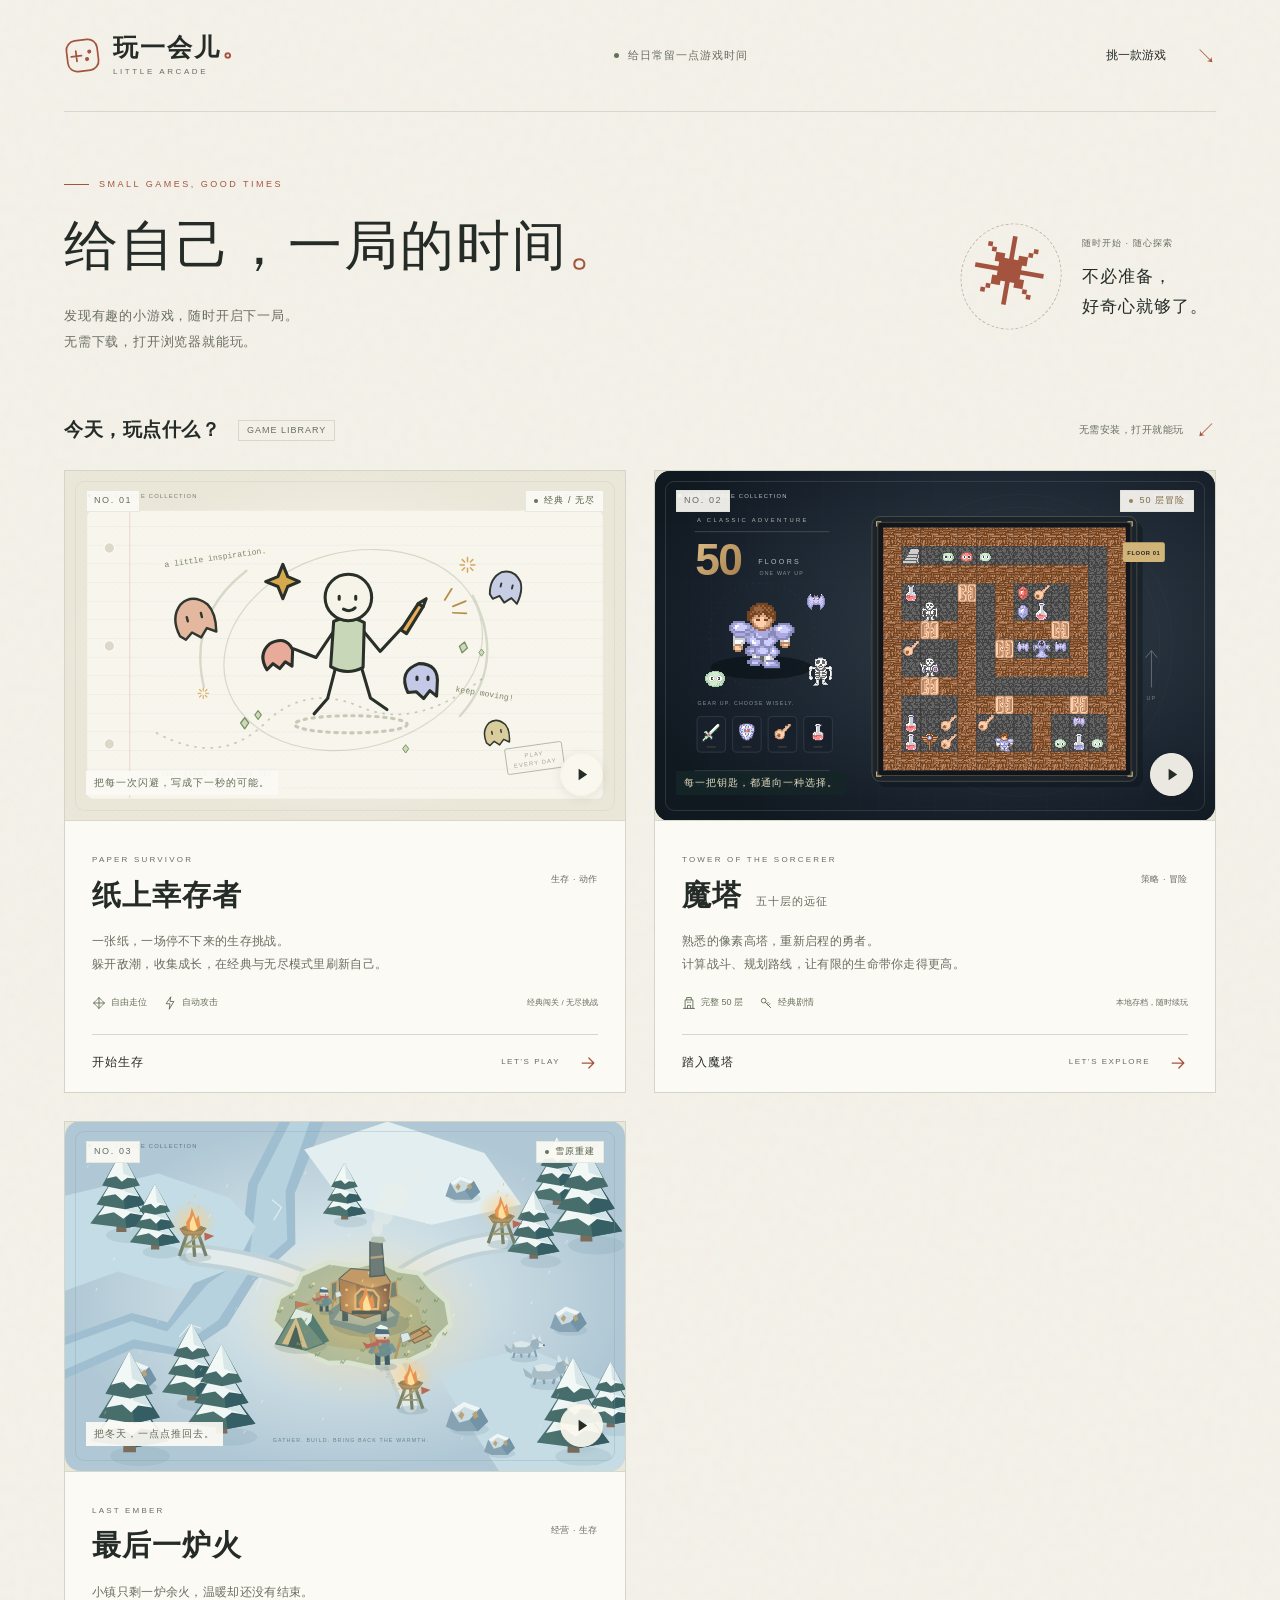
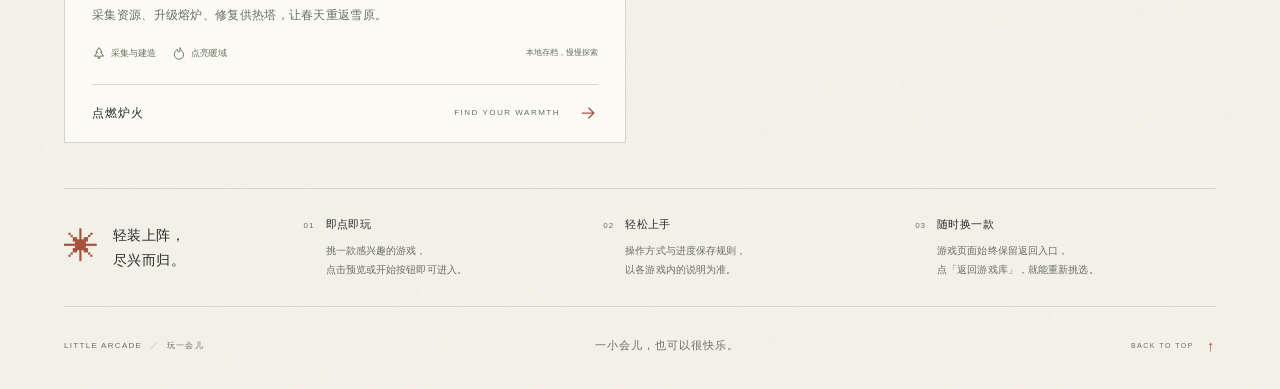
<file: site/index.html>
<!doctype html>
<html lang="zh-CN">
<head>
  <meta charset="UTF-8" />
  <meta name="viewport" content="width=device-width, initial-scale=1" />
  <meta name="theme-color" content="#f4f1e9" />
  <meta name="description" content="玩一会儿，一个打开就能玩的在线小游戏平台。发现喜欢的游戏，随时轻松玩一局。无需下载，即点即玩。" />
  <title>玩一会儿 · 在线小游戏平台</title>
  <link rel="stylesheet" href="./arcade.css" />
  <link rel="icon" href="./favicon.svg" type="image/svg+xml" />
</head>
<body>
  <div class="page-shell">
    <header class="site-header">
      <a class="brand" href="./" aria-label="玩一会儿首页">
        <span class="brand-mark" aria-hidden="true"><svg viewBox="0 0 36 36" fill="none"><rect x="3" y="3" width="30" height="30" rx="9" stroke="currentColor" stroke-width="1.7"/><path d="M12 13v10m-5-5h10" stroke="currentColor" stroke-width="1.7" stroke-linecap="round"/><circle cx="25" cy="15" r="2" fill="currentColor"/><circle cx="22" cy="22" r="2" fill="currentColor"/></svg></span>
        <span class="brand-copy"><strong>玩一会儿<span>。</span></strong><span>LITTLE ARCADE</span></span>
      </a>
      <div class="header-note"><span class="small-dot"></span><span>给日常留一点游戏时间</span></div>
      <a class="header-link" href="#collection">挑一款游戏 <span aria-hidden="true">↘</span></a>
    </header>

    <main>
      <section class="intro" aria-labelledby="page-title">
        <div class="intro-main">
          <div class="eyebrow"><span class="short-rule"></span> SMALL GAMES, GOOD TIMES</div>
          <h1 id="page-title">给自己，<br class="mobile-break" />一局的时间<span>。</span></h1>
          <p class="intro-description">发现有趣的小游戏，随时开启下一局。<br/>无需下载，打开浏览器就能玩。</p>
        </div>
        <div class="intro-aside" aria-hidden="true">
          <span class="orbit-star">✳</span>
          <div class="intro-aside-copy"><span>随时开始 · 随心探索</span><p>不必准备，<br/>好奇心就够了。</p></div>
        </div>
      </section>

      <section class="collection" id="collection" aria-labelledby="collection-title">
        <div class="section-heading"><div><h2 id="collection-title">今天，玩点什么？</h2><span class="collection-count">GAME LIBRARY</span></div><span class="section-note">无需安装，打开就能玩 <span aria-hidden="true">↙</span></span></div>
        <div class="game-grid">
          <article class="game-card paper-card">
            <a class="preview-link" href="./play.html?game=paper-survivor" aria-label="开始玩纸上幸存者">
              <div class="preview-topline"><span class="game-number">NO. 01</span><span class="preview-badge"><span></span>经典 / 无尽</span></div>
              <img class="game-preview" src="./previews/paper-survivor.svg" alt="纸上幸存者游戏预览：在纸张风格的战场上躲避敌人、收集成长" width="800" height="500" fetchpriority="high" />
              <span class="preview-play" aria-hidden="true"><svg viewBox="0 0 20 20" fill="none"><path d="m7 4 9 6-9 6V4Z" fill="currentColor"/></svg></span>
              <span class="preview-caption">把每一次闪避，写成下一秒的可能。</span>
            </a>
            <div class="game-content">
              <div class="game-title-row"><div><span class="game-english">PAPER SURVIVOR</span><h3>纸上幸存者</h3></div><span class="genre-label">生存 · 动作</span></div>
              <p class="game-description">一张纸，一场停不下来的生存挑战。<br/>躲开敌潮，收集成长，在经典与无尽模式里刷新自己。</p>
              <div class="game-meta"><span><svg viewBox="0 0 18 18" fill="none" aria-hidden="true"><path d="M9 2v14M2 9h14M6 5l3-3 3 3M6 13l3 3 3-3M5 6 2 9l3 3m8-6 3 3-3 3" stroke="currentColor" stroke-width="1.2" stroke-linecap="round" stroke-linejoin="round"/></svg>自由走位</span><span><svg viewBox="0 0 18 18" fill="none" aria-hidden="true"><path d="m10 1-6 9h5l-1 7 6-10H9l1-6Z" stroke="currentColor" stroke-width="1.2" stroke-linejoin="round"/></svg>自动攻击</span><span>经典闯关 / 无尽挑战</span></div>
              <a class="play-link" href="./play.html?game=paper-survivor"><span>开始生存</span><span class="play-link-end"><span>LET’S PLAY</span><svg viewBox="0 0 24 24" fill="none" aria-hidden="true"><path d="M5 12h14m-6-6 6 6-6 6" stroke="currentColor" stroke-width="1.5" stroke-linecap="round" stroke-linejoin="round"/></svg></span></a>
            </div>
          </article>

          <article class="game-card tower-card">
            <a class="preview-link" href="./play.html?game=magic-tower" aria-label="开始玩魔塔">
              <div class="preview-topline"><span class="game-number">NO. 02</span><span class="preview-badge"><span></span>50 层冒险</span></div>
              <img class="game-preview" src="./previews/magic-tower.svg" alt="魔塔游戏预览：勇者在像素迷宫中探索，寻找钥匙、宝物与通往高层的阶梯" width="800" height="500" fetchpriority="high" />
              <span class="preview-play" aria-hidden="true"><svg viewBox="0 0 20 20" fill="none"><path d="m7 4 9 6-9 6V4Z" fill="currentColor"/></svg></span>
              <span class="preview-caption">每一把钥匙，都通向一种选择。</span>
            </a>
            <div class="game-content">
              <div class="game-title-row"><div><span class="game-english">TOWER OF THE SORCERER</span><h3>魔塔<span class="title-detail">五十层的远征</span></h3></div><span class="genre-label">策略 · 冒险</span></div>
              <p class="game-description">熟悉的像素高塔，重新启程的勇者。<br/>计算战斗、规划路线，让有限的生命带你走得更高。</p>
              <div class="game-meta"><span><svg viewBox="0 0 18 18" fill="none" aria-hidden="true"><path d="M4 16V5h10v11M6 5V2h6v3M2 16h14M7 16v-4h4v4M7 8h1m2 0h1" stroke="currentColor" stroke-width="1.2" stroke-linecap="round" stroke-linejoin="round"/></svg>完整 50 层</span><span><svg viewBox="0 0 18 18" fill="none" aria-hidden="true"><circle cx="6" cy="6" r="3" stroke="currentColor" stroke-width="1.2"/><path d="m8 8 7 7m-3-3 2-2m-4 0 2-2" stroke="currentColor" stroke-width="1.2" stroke-linecap="round"/></svg>经典剧情</span><span>本地存档，随时续玩</span></div>
              <a class="play-link" href="./play.html?game=magic-tower"><span>踏入魔塔</span><span class="play-link-end"><span>LET’S EXPLORE</span><svg viewBox="0 0 24 24" fill="none" aria-hidden="true"><path d="M5 12h14m-6-6 6 6-6 6" stroke="currentColor" stroke-width="1.5" stroke-linecap="round" stroke-linejoin="round"/></svg></span></a>
            </div>
          </article>
          <article class="game-card ember-card">
            <a class="preview-link" href="./play.html?game=last-ember" aria-label="开始玩最后一炉火">
              <div class="preview-topline"><span class="game-number">NO. 03</span><span class="preview-badge"><span></span>雪原重建</span></div>
              <img class="game-preview" src="./previews/last-ember.svg" alt="最后一炉火游戏预览：雪原中的暖橘色熔炉、木屋与供热塔，等待探索和重建" width="800" height="500" loading="lazy" />
              <span class="preview-play" aria-hidden="true"><svg viewBox="0 0 20 20" fill="none"><path d="m7 4 9 6-9 6V4Z" fill="currentColor"/></svg></span>
              <span class="preview-caption">把冬天，一点点推回去。</span>
            </a>
            <div class="game-content">
              <div class="game-title-row"><div><span class="game-english">LAST EMBER</span><h3>最后一炉火</h3></div><span class="genre-label">经营 · 生存</span></div>
              <p class="game-description">小镇只剩一炉余火，温暖却还没有结束。<br/>采集资源、升级熔炉、修复供热塔，让春天重返雪原。</p>
              <div class="game-meta"><span><svg viewBox="0 0 18 18" fill="none" aria-hidden="true"><path d="m9 2-4 6h2l-4 5h5v3h2v-3h5l-4-5h2L9 2Z" stroke="currentColor" stroke-width="1.2" stroke-linejoin="round"/></svg>采集与建造</span><span><svg viewBox="0 0 18 18" fill="none" aria-hidden="true"><path d="M10 2c1 4 5 6 5 9a6 6 0 0 1-12 0c0-3 2-5 4-7 0 3 1 4 2 4 2-3 1-5 1-6Z" stroke="currentColor" stroke-width="1.2" stroke-linejoin="round"/></svg>点亮暖域</span><span>本地存档，慢慢探索</span></div>
              <a class="play-link" href="./play.html?game=last-ember"><span>点燃炉火</span><span class="play-link-end"><span>FIND YOUR WARMTH</span><svg viewBox="0 0 24 24" fill="none" aria-hidden="true"><path d="M5 12h14m-6-6 6 6-6 6" stroke="currentColor" stroke-width="1.5" stroke-linecap="round" stroke-linejoin="round"/></svg></span></a>
            </div>
          </article>
        </div>
      </section>

      <section class="play-notes" aria-label="开始游戏前的小提示">
        <div class="notes-heading"><span class="note-mark" aria-hidden="true">✳</span><span>轻装上阵，<br/>尽兴而归。</span></div>
        <div class="note-item"><span class="note-number">01</span><div><h2>即点即玩</h2><p>挑一款感兴趣的游戏，<br/>点击预览或开始按钮即可进入。</p></div></div>
        <div class="note-item"><span class="note-number">02</span><div><h2>轻松上手</h2><p>操作方式与进度保存规则，<br/>以各游戏内的说明为准。</p></div></div>
        <div class="note-item"><span class="note-number">03</span><div><h2>随时换一款</h2><p>游戏页面始终保留返回入口，<br/>点「返回游戏库」，就能重新挑选。</p></div></div>
      </section>
    </main>

    <footer class="site-footer"><span class="footer-brand">LITTLE ARCADE <span>／</span> 玩一会儿</span><p>一小会儿，也可以很快乐。</p><a href="#page-title" aria-label="返回页面顶部">BACK TO TOP <span aria-hidden="true">↑</span></a></footer>
  </div>
</body>
</html>
</file>
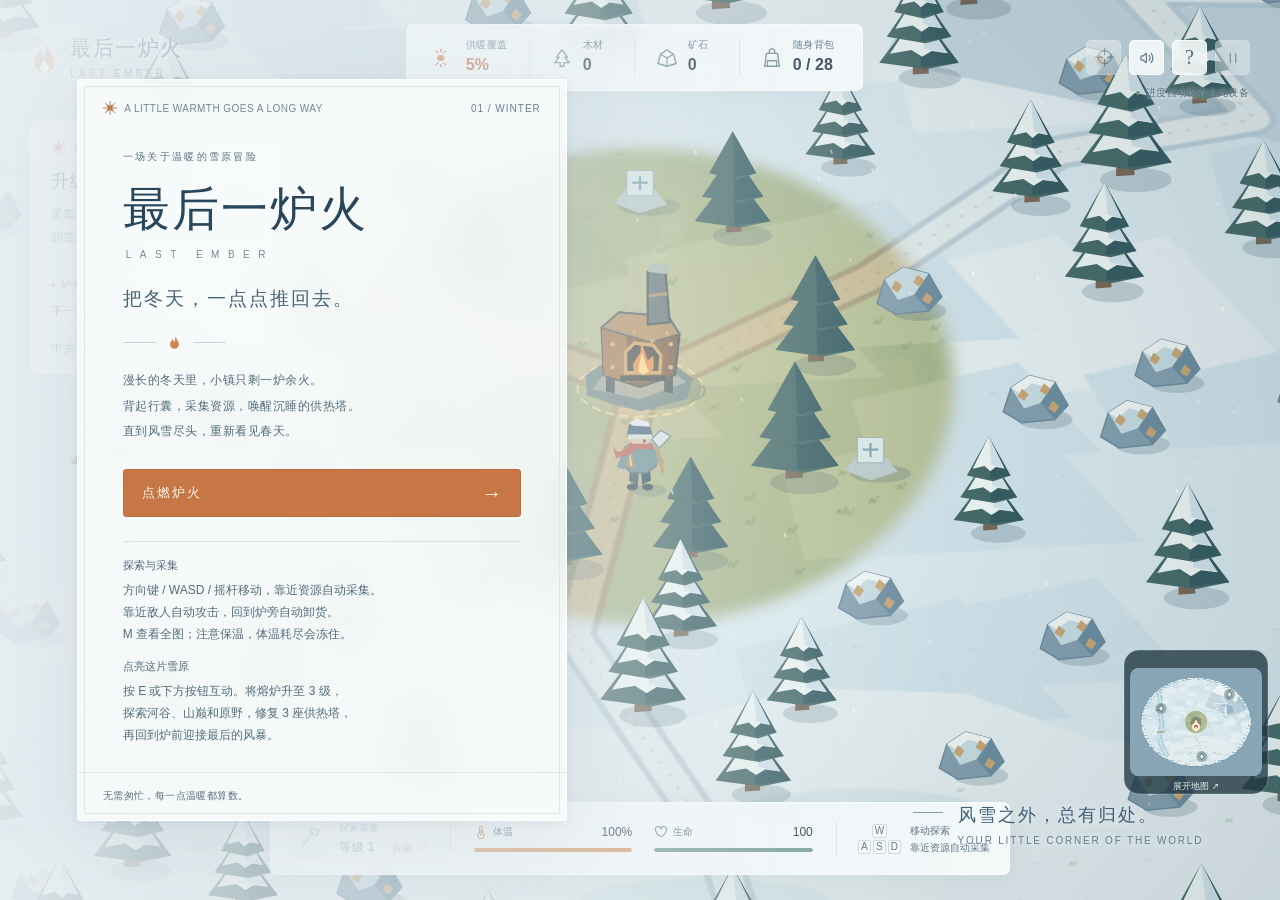
<file: site/games/last-ember/index.html>
<!doctype html>
<html lang="zh-CN">
<head>
  <meta charset="utf-8" />
  <meta name="viewport" content="width=device-width, initial-scale=1, viewport-fit=cover" />
  <meta name="theme-color" content="#e9f0f3" />
  <meta name="description" content="最后一炉火：在雪原采集资源、升级熔炉、修复供热塔。用最后一点火光，把冬天一点点推回去。" />
  <title>最后一炉火 · Last Ember</title>
  <link rel="stylesheet" href="./style.css?v=2" />
  <script src="./main.js?v=2" type="module"></script>
</head>
<body>
  <canvas id="world" aria-label="雪原游戏地图。用方向键或 WASD 移动，靠近资源自动采集，按 E 与附近建筑互动。">你的浏览器需要支持 Canvas 才能运行这场雪原冒险。</canvas>

  <div class="game-interface" id="game-interface">
    <header class="top-bar">
      <div class="brand"><span class="brand-flame" aria-hidden="true"><svg viewBox="0 0 32 40" fill="none"><path d="M17 3c2 10 10 13 10 23a11 11 0 0 1-22 0c0-6 4-10 7-14 0 5 2 7 3 8 4-6 3-12 2-17Z" fill="currentColor"/><path d="M16 22c1 5 5 6 5 10a5 5 0 0 1-10 0c0-4 3-6 5-10Z" fill="#fff4df"/></svg></span><div><h1>最后一炉火<span>LAST EMBER</span></h1></div></div>
      <div class="resource-hud" aria-label="资源与供暖状态">
        <div class="resource warmth-resource"><span class="resource-icon" aria-hidden="true">☀</span><div><span class="resource-label">供暖覆盖</span><strong id="day-value">0%</strong></div></div>
        <div class="resource"><svg class="resource-icon" viewBox="0 0 24 24" fill="none" aria-hidden="true"><path d="m12 3-6 8h3l-5 6h6v4h4v-4h6l-5-6h3l-6-8Z" stroke="currentColor" stroke-width="1.5" stroke-linejoin="round"/></svg><div><span class="resource-label">木材</span><strong id="wood-value">0</strong></div></div>
        <div class="resource"><svg class="resource-icon" viewBox="0 0 24 24" fill="none" aria-hidden="true"><path d="m5 8 7-5 7 5 3 10-10 3L2 18 5 8Z" stroke="currentColor" stroke-width="1.5" stroke-linejoin="round"/><path d="m5 8 7 4 7-4m-7 4v9" stroke="currentColor" stroke-width="1.2"/></svg><div><span class="resource-label">矿石</span><strong id="stone-value">0</strong></div></div>
        <div class="resource bag-resource"><svg class="resource-icon" viewBox="0 0 24 24" fill="none" aria-hidden="true"><path d="M6 7h12l2 14H4L6 7Zm3 0V5a3 3 0 0 1 6 0v2M7 15h10v6H7v-6Z" stroke="currentColor" stroke-width="1.5" stroke-linejoin="round"/></svg><div><span class="resource-label">随身背包</span><strong id="food-value">0 / 28</strong></div></div>
      </div>
      <nav class="mini-controls" aria-label="游戏控制"><button id="map-button" class="icon-button" type="button" aria-label="查看全图" title="地图 · M">⌖</button><button id="sound-button" class="icon-button" type="button" aria-label="切换声音" title="切换声音"><svg viewBox="0 0 24 24" fill="none" aria-hidden="true"><path d="m11 5-5 4H3v6h3l5 4V5Zm4 3a6 6 0 0 1 0 8m3-11a10 10 0 0 1 0 14" stroke="currentColor" stroke-width="1.6" stroke-linecap="round" stroke-linejoin="round"/></svg></button><button id="help-button" class="icon-button" type="button" aria-label="查看玩法" title="玩法说明">?</button><button id="pause-button" class="icon-button" type="button" aria-label="暂停游戏" title="暂停 · Esc"><svg viewBox="0 0 24 24" fill="none" aria-hidden="true"><path d="M8 5v14M16 5v14" stroke="currentColor" stroke-width="2" stroke-linecap="round"/></svg></button></nav>
    </header>

    <aside class="quest-panel glass-panel" aria-label="当前目标"><div class="quest-eyebrow"><span class="tiny-spark" aria-hidden="true">✳</span><span id="chapter-label">第一章 · 雪中余烬</span></div><h2 id="quest-title">让炉火，再烧起来</h2><p id="quest-description">采集木材与矿石，回到炉旁卸下物资。<br/>一座温暖的小镇，从这里开始。</p><div class="fuel-note"><span class="fuel-dot"></span><span>炉火燃料</span><strong id="fuel-value">100%</strong></div><div class="wave-note" id="wave-note">下一波兽潮 · 1:50</div><div class="thermal-note" id="thermal-note">中央营地 · 暖区</div></aside>
    <div class="deposit-receipt" id="deposit-receipt" role="status" aria-live="polite" hidden></div>
    <section class="freeze-banner" id="freeze-banner" role="status" hidden><strong>你被冻住了</strong><span id="freeze-countdown">营地救援即将抵达</span><button id="rescue-button" type="button">立即请求救援 · R</button></section>
    <p class="save-note" id="save-note">进度自动保存在此设备</p>

    <section id="interaction-card" class="interaction-card glass-panel" aria-label="附近互动" hidden><div class="interaction-symbol" aria-hidden="true">⌂</div><div class="interaction-copy"><h2 id="interaction-title">中央熔炉</h2><p id="interaction-description">一点火光，让这里成为归处。</p></div><button id="interact-button" class="interact-button" type="button"><kbd>E</kbd><span>互动</span><span aria-hidden="true">↗</span></button></section>

    <footer class="survival-dock glass-panel" aria-label="装备与生命状态">
      <button id="upgrade-button" class="tool-button" type="button"><span class="tool-icon" aria-hidden="true"><svg viewBox="0 0 28 28" fill="none"><path d="m6 23 13-17M14 5l8 6 4-6-7-4-5 4Z" stroke="currentColor" stroke-width="1.7" stroke-linecap="round" stroke-linejoin="round"/></svg></span><span class="tool-copy"><span>探索装备</span><strong>等级 <span id="tool-level">1</span></strong></span><span class="upgrade-label">升级 <span aria-hidden="true">↗</span></span></button>
      <div class="status-meters"><div class="status-meter heat-meter"><div class="meter-heading"><span><svg viewBox="0 0 18 18" fill="none" aria-hidden="true"><path d="M7 10V4a2 2 0 0 1 4 0v6a4 4 0 1 1-4 0Z" stroke="currentColor" stroke-width="1.3"/><path d="M9 6v7" stroke="currentColor" stroke-width="1.6" stroke-linecap="round"/></svg>体温</span><strong id="heat-value">100%</strong></div><div class="meter-track" aria-hidden="true"><span id="heat-fill" style="width:100%"></span></div></div><div class="status-meter health-meter"><div class="meter-heading"><span><svg viewBox="0 0 18 18" fill="none" aria-hidden="true"><path d="M9 15S2 11 2 6a3.5 3.5 0 0 1 7-1 3.5 3.5 0 0 1 7 1c0 5-7 9-7 9Z" stroke="currentColor" stroke-width="1.3" stroke-linejoin="round"/></svg>生命</span><strong id="health-value">100</strong></div><div class="meter-track" aria-hidden="true"><span id="health-fill" style="width:100%"></span></div></div></div>
      <div class="dock-tip"><span class="keyboard-tip"><kbd>W</kbd><span><kbd>A</kbd><kbd>S</kbd><kbd>D</kbd></span></span><span>移动探索<br/><small>靠近资源自动采集</small></span></div>
    </footer>

    <div class="touch-controls" aria-label="触屏操作"><div id="joystick" class="joystick" role="group" aria-label="拖动摇杆移动"><span class="joystick-cross" aria-hidden="true"></span><span id="joystick-knob" class="joystick-knob" aria-hidden="true"></span></div><button id="mobile-interact" class="mobile-interact" type="button" aria-label="与附近建筑互动">E<span>互动</span></button></div>
  </div>

  <section class="map-tools glass-panel" id="map-tools" aria-label="全图导航" hidden><div><strong>山谷地图</strong><span>选择地点前往 · 查看地图时暂停</span></div><nav aria-label="地图目的地"><button data-destination="home" type="button">中央营地</button><button data-destination="pine" type="button">河谷</button><button data-destination="ridge" type="button">山巅</button><button data-destination="lake" type="button">原野</button><button id="map-close" type="button">关闭 · M</button></nav></section>
  <section id="start-screen" class="start-screen" aria-labelledby="start-title">
    <div class="postcard"><div class="postcard-top"><span><span class="small-star" aria-hidden="true">✳</span> A LITTLE WARMTH GOES A LONG WAY</span><span class="postcard-number">01 / WINTER</span></div><div class="postcard-body"><span class="intro-kicker">一场关于温暖的雪原冒险</span><h2 id="start-title">最后一炉火<span>LAST EMBER</span></h2><p class="start-subtitle">把冬天，一点点推回去。</p><div class="intro-divider"><span></span><svg viewBox="0 0 32 40" fill="none" aria-hidden="true"><path d="M17 3c2 10 10 13 10 23a11 11 0 0 1-22 0c0-6 4-10 7-14 0 5 2 7 3 8 4-6 3-12 2-17Z" fill="currentColor"/></svg><span></span></div><p class="start-story">漫长的冬天里，小镇只剩一炉余火。<br/>背起行囊，采集资源，唤醒沉睡的供热塔。<br/>直到风雪尽头，重新看见春天。</p><div class="start-actions"><button id="start-button" class="primary-button" type="button"><span>点燃炉火</span><span aria-hidden="true">→</span></button><button id="continue-button" class="secondary-button" type="button" hidden>继续上次的远行 <span aria-hidden="true">↗</span></button></div><div class="start-tutorial"><p><strong>探索与采集</strong><span>方向键 / WASD / 摇杆移动，靠近资源自动采集。<br/>靠近敌人自动攻击，回到炉旁自动卸货。<br/>M 查看全图；注意保温，体温耗尽会冻住。</span></p><p><strong>点亮这片雪原</strong><span>按 E 或下方按钮互动。将熔炉升至 3 级，<br/>探索河谷、山巅和原野，修复 3 座供热塔，<br/>再回到炉前迎接最后的风暴。</span></p></div></div><div class="postcard-bottom"><span>无需匆忙，每一点温暖都算数。</span><span aria-hidden="true">N 58° · E 24°</span></div></div>
    <div class="landscape-note" aria-hidden="true"><span class="landscape-line"></span><div>风雪之外，总有归处。<span>YOUR LITTLE CORNER OF THE WORLD</span></div></div>
  </section>

  <dialog id="game-dialog" aria-labelledby="dialog-title"><button id="dialog-close" class="dialog-close" type="button" aria-label="关闭">×</button><p id="dialog-eyebrow" class="dialog-eyebrow">A MOMENT BY THE FIRE</p><h2 id="dialog-title">在炉火旁，歇一会儿。</h2><p id="dialog-description">雪原会等你回来。</p><div id="dialog-content"></div><div id="dialog-actions" class="dialog-actions"></div></dialog>
  <div id="toast" class="toast" role="status" aria-live="polite"></div>
  <noscript>请启用 JavaScript，开始这场雪原冒险。</noscript>
</body>
</html>
</file>
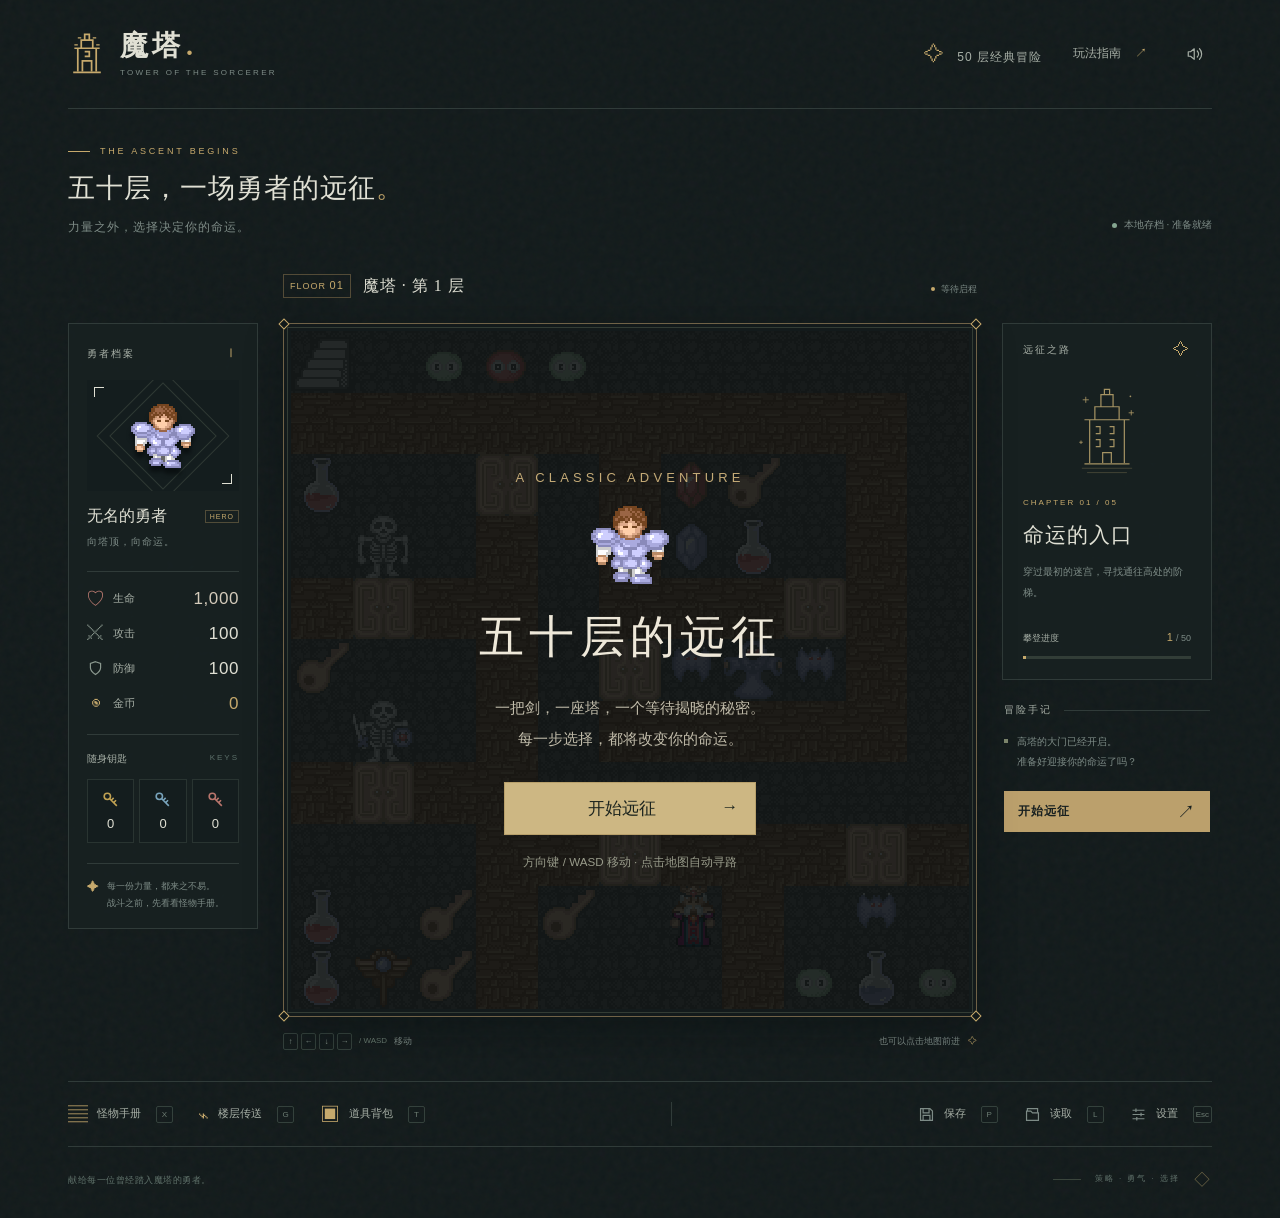
<file: site/games/magic-tower/index.html>
<!doctype html>
<html lang="zh-CN">
<head>
  <meta charset="UTF-8" />
  <meta name="viewport" content="width=device-width, initial-scale=1, viewport-fit=cover" />
  <meta name="theme-color" content="#11191a" />
  <meta name="description" content="踏入五十层魔塔。用每一把钥匙、每一点生命与每一次选择，走向塔顶。经典策略角色扮演游戏网页版。" />
  <title>魔塔 · 五十层的远征</title>
  <link rel="stylesheet" href="./style.css" /><link rel="icon" href="./asset/PLAYER1.png" />
</head>
<body>
  <!-- shell.js interface: #game-frame; stat-{hp,atk,def,money,yellowKey,blueKey,redKey};
       floor-title, floor-number, floor-progress, chapter-title, chapter-description,
       status-message, save-status, adventure-log, app-toast, modal-root.
       Actions are exposed through [data-action]; movement through [data-direction]. -->
  <div class="site-shell">
    <header class="site-header">
      <a class="brand" href="./" aria-label="魔塔首页">
        <span class="brand-mark" aria-hidden="true"><svg viewBox="0 0 32 40" fill="none"><path d="M4 36h24M8 35V15h16v20M11 15V8h10v7M14 8V3h4v5M5 15h22M12 35v-9h8v9M14 18h4v4h-4" stroke="currentColor" stroke-width="1.5"/><path d="M8 6h3M21 6h3M5 12h3M24 12h3" stroke="currentColor"/></svg></span>
        <span class="brand-text"><strong>魔塔<span class="brand-dot">.</span></strong><span>TOWER OF THE SORCERER</span></span>
      </a>
      <nav class="header-nav" aria-label="游戏导航">
        <span class="edition"><span class="tiny-star">✧</span> 50 层经典冒险</span>
        <button class="plain-button" data-action="help"><span>玩法指南</span><span class="nav-arrow">↗</span></button>
        <button class="sound-button" data-action="sound" aria-label="切换声音" title="切换声音"><svg width="18" height="18" viewBox="0 0 24 24" fill="none" aria-hidden="true"><path d="M11 5 6 9H3v6h3l5 4V5Z" stroke="currentColor" stroke-width="1.6" stroke-linejoin="round"/><path d="M15 8a6 6 0 0 1 0 8m3-11a10 10 0 0 1 0 14" stroke="currentColor" stroke-width="1.6" stroke-linecap="round"/></svg></button>
      </nav>
    </header>

    <main>
      <div class="page-intro">
        <div><div class="eyebrow"><span class="eyebrow-line"></span> THE ASCENT BEGINS</div><h1>五十层，一场勇者的远征<span>。</span></h1><p>力量之外，选择决定你的命运。</p></div>
        <div class="save-state"><span class="status-dot"></span><span id="save-status">进度保存在此设备</span></div>
      </div>

      <section class="game-layout" aria-label="魔塔游戏">
        <aside class="hero-panel panel" aria-label="勇者状态">
          <div class="panel-kicker"><span>勇者档案</span><span class="roman">Ⅰ</span></div>
          <div class="hero-portrait"><div class="portrait-rune rune-one"></div><div class="portrait-rune rune-two"></div><img src="./asset/PLAYER1.png" alt="像素勇者" width="64" height="64"/><span class="portrait-corner top-left"></span><span class="portrait-corner bottom-right"></span></div>
          <div class="hero-name">无名的勇者 <span class="level-badge">HERO</span></div><p class="hero-subtitle">向塔顶，向命运。</p>
          <div class="stats-list">
            <div class="stat-row health"><span class="stat-label"><span class="stat-icon">♡</span>生命</span><strong id="stat-hp">1000</strong></div>
            <div class="stat-row"><span class="stat-label"><span class="stat-icon">⚔</span>攻击</span><strong id="stat-atk">100</strong></div>
            <div class="stat-row"><span class="stat-label"><svg class="stat-icon" viewBox="0 0 20 20" fill="none"><path d="m10 2 6 2v5c0 4-6 8-6 8S4 13 4 9V4l6-2Z" stroke="currentColor" stroke-width="1.4"/></svg>防御</span><strong id="stat-def">100</strong></div>
            <div class="stat-row gold"><span class="stat-label"><span class="stat-icon coin-icon">◉</span>金币</span><strong id="stat-money">0</strong></div>
          </div>
          <div class="keys-section"><div class="small-label">随身钥匙 <span>KEYS</span></div><div class="key-grid">
            <div class="key-item key-yellow" title="黄钥匙"><svg viewBox="0 0 24 24" fill="none" aria-hidden="true"><circle cx="8" cy="8" r="4" stroke="currentColor" stroke-width="2"/><path d="m11 11 9 9m-4-4 3-3m-6 0 3-3" stroke="currentColor" stroke-width="2"/></svg><strong id="stat-yellowKey">0</strong></div>
            <div class="key-item key-blue" title="蓝钥匙"><svg viewBox="0 0 24 24" fill="none" aria-hidden="true"><circle cx="8" cy="8" r="4" stroke="currentColor" stroke-width="2"/><path d="m11 11 9 9m-4-4 3-3m-6 0 3-3" stroke="currentColor" stroke-width="2"/></svg><strong id="stat-blueKey">0</strong></div>
            <div class="key-item key-red" title="红钥匙"><svg viewBox="0 0 24 24" fill="none" aria-hidden="true"><circle cx="8" cy="8" r="4" stroke="currentColor" stroke-width="2"/><path d="m11 11 9 9m-4-4 3-3m-6 0 3-3" stroke="currentColor" stroke-width="2"/></svg><strong id="stat-redKey">0</strong></div>
          </div></div>
          <div class="hero-note"><span>✦</span><p>每一份力量，都来之不易。<br/>战斗之前，先看看怪物手册。</p></div>
        </aside>

        <div class="play-column">
          <div class="map-heading"><div><span class="floor-tag">FLOOR <span id="floor-number">01</span></span><h2 id="floor-title">魔塔 · 第 1 层</h2></div><span class="map-live"><span></span>探索中</span></div>
          <div class="game-frame-wrap"><span class="frame-detail detail-tl"></span><span class="frame-detail detail-tr"></span><span class="frame-detail detail-bl"></span><span class="frame-detail detail-br"></span><iframe id="game-frame" src="./game/index.html" title="五十层魔塔游戏地图" allow="autoplay" loading="eager"></iframe></div>
          <div class="map-caption"><span><kbd>↑</kbd><kbd>←</kbd><kbd>↓</kbd><kbd>→</kbd><span class="keyboard-alternative"> / WASD</span> 移动</span><span>也可以点击地图前进 <span class="caption-star">✧</span></span></div>
          <div class="mobile-pad" aria-label="移动方向键"><button data-direction="up" aria-label="向上">↑</button><button data-direction="left" aria-label="向左">←</button><button data-direction="down" aria-label="向下">↓</button><button data-direction="right" aria-label="向右">→</button></div>
        </div>

        <aside class="journey-panel" aria-label="远征记录">
          <div class="chapter-card panel"><div class="panel-kicker"><span>远征之路</span><span class="tiny-star">✧</span></div><div class="chapter-emblem" aria-hidden="true"><svg viewBox="0 0 90 104" fill="none"><path d="M19 90h52M25 89V39h40v50M31 39V24h28v15M38 24V10h14v14M42 10V4h6v6M19 39h52M32 47h5v8h-5m16-8h5v8h-5M32 62h5v8h-5m16-8h5v8h-5M40 89V77h10v12" stroke="currentColor" stroke-width="1.4"/><path d="M17 16h7m-3.5-3.5v7M70 31h6m-3-3v6M13 65h4m-2-2v4" stroke="currentColor"/><circle cx="72" cy="12" r="1" fill="currentColor"/><path d="M16 95h58M22 100h46" stroke="currentColor" stroke-opacity=".35"/></svg></div><div class="chapter-index">CHAPTER <span id="chapter-number">01</span> / 05</div><h2 id="chapter-title">命运的入口</h2><p id="chapter-description">神秘的高塔，囚禁的公主。<br/>你的故事，从踏入这里开始。</p><div class="progress-head"><span>攀登进度</span><strong><span id="floor-current">1</span> <span>/ 50</span></strong></div><div class="progress-track"><span id="floor-progress" style="width: 2%"></span></div></div>
          <div class="journal"><div class="panel-kicker"><span>冒险手记</span><span class="journal-rule"></span></div><div id="adventure-log"><div class="log-entry"><span class="log-dot"></span><p id="status-message">高塔的大门已经开启。<br/>准备好迎接你的命运了吗？</p></div></div><button class="start-button" data-action="start"><span>开始远征</span><span>↗</span></button><button class="continue-button" data-action="continue">继续上次的冒险 <span>→</span></button></div>
        </aside>
      </section>

      <section class="toolbar" aria-label="游戏操作">
        <div class="toolbar-group primary-tools">
          <button data-action="book"><span class="tool-symbol">▤</span><span>怪物手册</span><kbd>X</kbd></button>
          <button data-action="fly"><span class="tool-symbol">⌁</span><span>楼层传送</span><kbd>G</kbd></button>
          <button data-action="toolbox"><span class="tool-symbol">▣</span><span>道具背包</span><kbd>T</kbd></button>
        </div><span class="toolbar-divider"></span>
        <div class="toolbar-group secondary-tools"><button data-action="save"><svg viewBox="0 0 20 20" fill="none" aria-hidden="true"><path d="M3 3h11l3 3v11H3V3Z" stroke="currentColor" stroke-width="1.4"/><path d="M6 3v5h7V3M6 17v-6h8v6" stroke="currentColor" stroke-width="1.4"/></svg><span>保存</span><kbd>P</kbd></button><button data-action="load"><svg viewBox="0 0 20 20" fill="none" aria-hidden="true"><path d="M3 6h5l2 2h7v9H3V6Z" stroke="currentColor" stroke-width="1.4"/><path d="M4 6V3h12v5" stroke="currentColor" stroke-width="1.4"/></svg><span>读取</span><kbd>L</kbd></button><button data-action="settings"><svg viewBox="0 0 20 20" fill="none" aria-hidden="true"><path d="M3 5h14M3 10h14M3 15h14M7 3v4M13 8v4M8 13v4" stroke="currentColor" stroke-width="1.4"/></svg><span>设置</span><kbd>Esc</kbd></button></div>
      </section>
    </main>

    <footer class="site-footer"><p>献给每一位曾经踏入魔塔的勇者。</p><div><span class="footer-rule"></span><span>策略 · 勇气 · 选择</span><span class="footer-diamond">◇</span></div></footer>
  </div>
  <div id="app-toast" role="status" aria-live="polite"></div>
  <div id="modal-root"></div>
  <script src="./shell.js"></script>
</body>
</html>
</file>
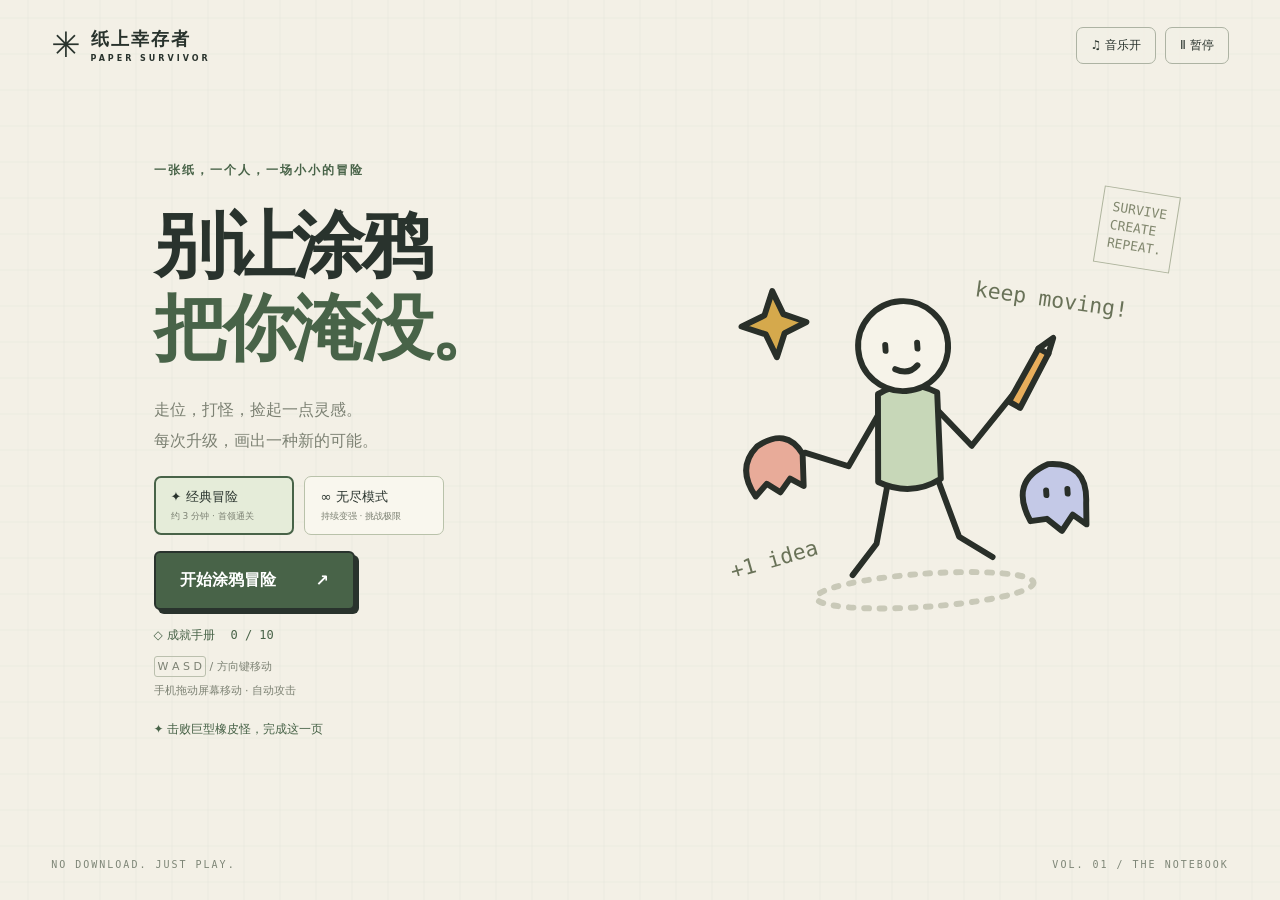
<file: site/games/paper-survivor/index.html>
<!doctype html>
<html lang="zh-CN"><head><meta charset="UTF-8"><meta name="viewport" content="width=device-width, initial-scale=1, viewport-fit=cover"><meta name="theme-color" content="#eeeade"><title>纸上幸存者 · PAPER SURVIVOR</title><link rel="stylesheet" href="style.css"></head>
<body><canvas id="game" aria-label="纸上幸存者游戏场地"></canvas>
<header><a class="brand" href="./">✳ <span>纸上幸存者<small>PAPER SURVIVOR</small></span></a><div class="tools"><button id="home" hidden aria-label="结束本局并返回主菜单">⌂ 主菜单</button><button id="sound" aria-label="切换音乐">♫ 音乐开</button><button id="pause" aria-label="暂停游戏">Ⅱ 暂停</button></div></header>
<div id="hud" hidden><div class="stat"><span>生命</span><div class="track"><i id="hpbar"></i></div><b id="hp">100</b></div><div class="centerstats"><b id="time">00:00</b><span id="kills">0 击败</span></div><div class="level"><small id="modeBadge">经典</small> LV. <b id="level">1</b></div><div class="xp"><i id="xpbar"></i></div></div>
<main id="menu" class="overlay"><section class="intro"><div class="eyebrow">一张纸，一个人，一场小小的冒险</div><h1>别让涂鸦<br><span>把你淹没。</span></h1><p>走位，打怪，捡起一点灵感。<br>每次升级，画出一种新的可能。</p><div class="mode-select" role="group" aria-label="游戏模式"><button id="classicMode" class="selected" aria-pressed="true">✦ 经典冒险<small>约 3 分钟 · 首领通关</small></button><button id="endlessMode" aria-pressed="false">∞ 无尽模式<small>持续变强 · 挑战极限</small></button></div><button id="start" class="primary">开始涂鸦冒险 <span>↗</span></button><button id="achievementsButton" class="text-button">◇ 成就手册 <span id="achievementCount">0 / 10</span></button><div class="instructions"><span><kbd>W A S D</kbd> / 方向键移动</span><span>手机拖动屏幕移动 · 自动攻击</span></div><div class="goal" id="modeDescription">✦ 击败巨型橡皮怪，完成这一页</div></section><div class="hero-art"><div class="stamp">SURVIVE<br>CREATE<br>REPEAT.</div><svg viewBox="0 0 400 400"><g stroke="#292f29" stroke-width="5" stroke-linecap="round" stroke-linejoin="round" fill="none"><ellipse cx="200" cy="324" rx="92" ry="14" stroke="#c9c9b8" stroke-dasharray="4 9"/><path d="M177 224 L162 282 L140 307 M215 223 L232 281 L259 300 M176 166 L143 215 L107 201 M218 169 L248 205 L286 164"/><path d="M172 156 Q197 143 222 158 L220 231 Q194 245 167 230Z" fill="#c7d7b8"/><circle cx="196" cy="117" r="38" fill="#f6f3e9"/><path d="M181 115 L181 120 M208 115 L208 120 M188 136 Q199 142 207 134"/><path d="M282 170 L310 127 L318 132 L291 176Z" fill="#e8ae5c"/><path d="M310 127 L323 119 L318 132"/><path d="M81 83 L89 63 L97 83 L116 91 L97 99 L89 119 L81 99 L61 91Z" fill="#d5a94c"/><path d="M293 272 Q277 237 311 225 Q345 225 341 260 L340 278 L329 269 L319 282 L307 271Z" fill="#c4c9e7"/><path d="M308 247 L308 251 M326 247 L326 251"/><path d="M63 235 Q48 210 67 193 Q93 178 105 202 L104 229 L93 222 L84 233 L73 225Z" fill="#e8ab99"/></g><g fill="#697258" font-size="18" font-family="monospace"><text x="259" y="79" transform="rotate(12 259 79)">keep moving!</text><text x="39" y="303" transform="rotate(-12 39 303)">+1 idea</text></g></svg></div><footer>NO DOWNLOAD. JUST PLAY.<span>VOL. 01 / THE NOTEBOOK</span></footer></main>
<div id="choices" class="overlay modal" hidden><section><div class="eyebrow">✦ 灵感来了 · LEVEL UP</div><h2>下一笔，画点什么？</h2><p>选择一项能力，然后继续冒险。</p><div id="cards"></div><small>游戏已暂停 · 可按 1 / 2 / 3 选择</small></section></div>
<div id="pauseMenu" class="overlay modal" hidden><section><div class="eyebrow">TAKE A LITTLE BREATH</div><h2>歇一笔。</h2><p>冒险就在这里，等你回来。</p><button id="resume" class="primary">继续冒险 →</button></section></div>
<div id="end" class="overlay modal" hidden><section><div class="eyebrow" id="endLabel">THIS PAGE IS YOURS</div><h2 id="endTitle">这一页，也很精彩。</h2><p id="summary"></p><div id="record"></div><button id="restart" class="primary">再画一局 ↻</button></section></div>
<div id="achievements" class="overlay modal" hidden><section><div class="eyebrow">YOUR LITTLE MILESTONES</div><h2>每一笔，都算数。</h2><p id="achievementStats"></p><div id="achievementList"></div><small id="saveNotice">成就自动保存在当前浏览器</small><button id="closeAchievements" class="primary">返回主菜单 →</button></section></div><div id="achievementToast" role="status" hidden></div><div id="bottom" hidden><span id="skills">✎ 灵感弹 LV.1</span><span>自动攻击 · 持续移动</span></div><div id="joystick" hidden><i></i></div><div id="toast"></div><script src="game.js"></script></body></html>
</file>
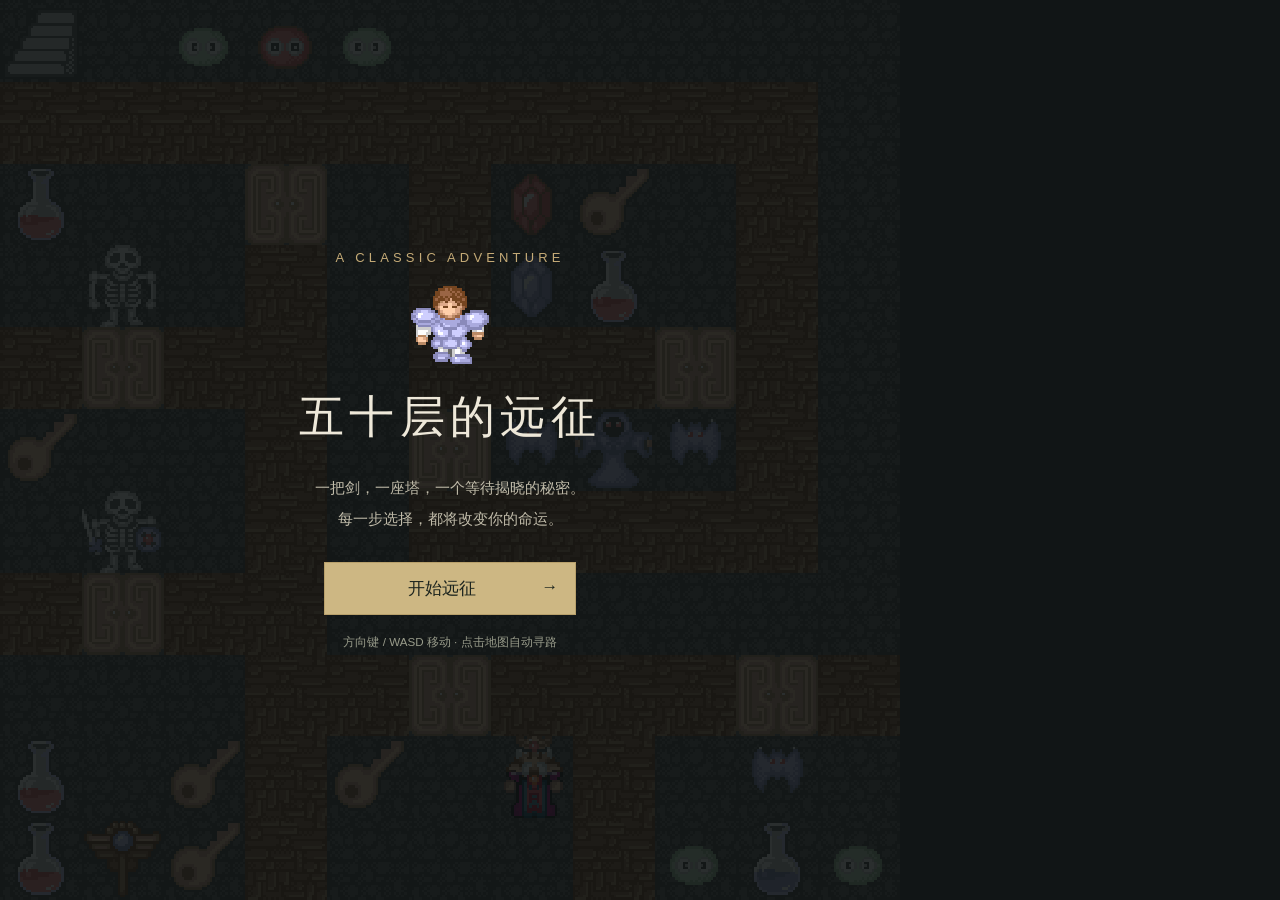
<file: site/games/magic-tower/game/index.html>
<!DOCTYPE html>
<html>
<head>
    <meta http-equiv='content-type' content='text/html' charset='utf-8'>
    <meta http-equiv='X-UA-Compatible' content='IE=Edge, chrome=1'>
    <meta name='author' content='ckcz123'>
    <meta name='viewport' content='width=device-width, initial-scale=1.0, maximum-scale=1.0, minimum-scale=1.0, user-scalable=yes'>
    <title>魔塔 · 五十层的远征</title>
    <meta name="apple-mobile-web-app-status-bar-style" content="black-translucent"/>
    <meta name="screen-orientation" content="portrait">
    <meta name="full-screen" content="yes">
    <meta name="browsermode" content="application">
    <meta name="x5-orientation" content="portrait">
    <meta name="x5-fullscreen" content="true">
    <meta name="x5-page-mode" content="app">
    <link type='text/css' href='styles.css' rel='stylesheet'>
<link rel="stylesheet" href="presentation.css">
</head>
<body>
<div id='startImageBackgroundDiv'>
    <div id='startImageDiv'></div>
    <img id='startImageLogo' />
</div>
<script>
    (function () {
        var startImageBackgroundDiv = document.getElementById('startImageBackgroundDiv');
        var startImageLogo = document.getElementById('startImageLogo');
        var startImageDiv = document.getElementById('startImageDiv');
        startImageLogo.onload = function () {
            startImageBackgroundDiv.style.display = 'block';
            var onAnimationEnd = function () {
                startImageBackgroundDiv.style.display = 'none';
                startImageLogo.classList.remove("startImageAnimation");
                startImageDiv.classList.remove("startImageDivAnimation");
            }
            startImageDiv.addEventListener("webkitAnimationEnd", onAnimationEnd);
            startImageDiv.addEventListener("animationend", onAnimationEnd);
            startImageLogo.classList.add("startImageAnimation");
            startImageDiv.classList.add("startImageDivAnimation");
            // 注释下面这句话以禁止单击立刻跳过开场动画
            startImageBackgroundDiv.onclick = onAnimationEnd;
        }
        startImageLogo.onerror = function () {}
        startImageLogo.src = "logo.png";
    })();
</script>
<!-- injection -->
<div id='gameGroup'>
    <p id='mainTips'>请稍候...</p>
    <img id='musicBtn'>
    <img id='enlargeBtn'>
    <div id='startPanel'>
        <div id='startTop'>
            <div id='startTopProgressBar'>
                <div id='startTopProgress'></div>
            </div>
            <p id='startTopLoadTips'>资源即将开始加载</p>
            <p id='startTopHint'>HTML5魔塔游戏平台，享受更多魔塔游戏：<br/>https://h5mota.com/</p>
        </div>
        <img id='startBackground'>
        <p id='startLogo'></p>
        <div id='startButtonGroup'>
            <div id='startButtons'>
                <span class='startButton' id='playGame'>开始游戏</span>
                <span class='startButton' id='loadGame'>载入游戏</span>
                <span class='startButton' id='replayGame'>录像回放</span>
            </div>
            <div id='levelChooseButtons'></div>
        </div>
    </div>
    <div id='floorMsgGroup'>
        <p id='logoLabel'></p>
        <p id='versionLabel'></p>
        <p id='floorNameLabel'></p>
    </div>
    <div id='statusBar' class="clearfix">
        <div class="status" id="floorCol">
            <img id="img-floor">
            <p class='statusLabel statusText' id='floor'></p>
        </div>
        <div class="status" id="nameCol">
            <img id="img-name">
            <p class='statusLabel statusText' id='name'></p>
        </div>
        <div class="status" id="lvCol">
            <img id="img-lv">
            <p class='statusLabel statusText' id='lv'></p>
        </div>
        <div class="status" id='hpmaxCol'>
            <img id="img-hpmax">
            <p class='statusLabel statusText' id='hpmax'></p>
        </div>
        <div class="status" id='hpCol'>
            <img id="img-hp">
            <p class='statusLabel statusText' id='hp'></p>
        </div>
        <div class="status" id='manaCol'>
            <img id="img-mana">
            <p class='statusLabel statusText' id='mana'></p>
        </div>
        <div class="status" id='atkCol'>
            <img id="img-atk">
            <p class='statusLabel statusText' id='atk'></p>
        </div>
        <div class="status" id='defCol'>
            <img id="img-def">
            <p class='statusLabel statusText' id='def'></p>
        </div>
        <div class="status" id="mdefCol">
            <img id="img-mdef">
            <p class='statusLabel statusText' id='mdef'></p>
        </div>
        <div class="status" id="moneyCol">
            <img id="img-money">
            <p class='statusLabel statusText' id='money'></p>
        </div>
        <div class="status" id="expCol">
            <img id="img-exp">
            <p class='statusLabel statusText' id='exp'></p>
        </div>
        <div class="status" id="upCol">
            <img id="img-up">
            <p class='statusLabel statusText' id='up'></p>
        </div>
        <div class="status" id="skillCol">
            <img id="img-skill">
            <p class='statusLabel statusText' id='skill' style='font-style: normal'></p>
        </div>
        <div class="status" id='keyCol'>
            <span class='statusLabel' id='yellowKey' style="color:#FFCCAA"></span>
            <span class='statusLabel' id='blueKey' style="color:#AAAADD"></span>
            <span class='statusLabel' id='redKey' style="color:#FF8888"></span>
            <span class='statusLabel' id='greenKey' style="color:#88FF88"></span>
        </div>
        <div class="status" id='pzfCol'>
            <span class='statusLabel' id='pickaxe' style="color: #BC6E27"></span>
            <span class='statusLabel' id='bomb' style="color: #FA14B9"></span>
            <span class='statusLabel' id='fly' style="color: #8DB600"></span>
        </div>
        <div class="status" id="debuffCol">
            <span class='statusLabel' id='poison' style="color: #AFFCA8;"></span>
            <span class='statusLabel' id='weak' style="color: #FECCD0;"></span>
            <span class='statusLabel' id='curse' style="color: #C2F4E7;"></span>
        </div>

        <!-- 状态栏canvas化 -->
        <canvas id="statusCanvas" style="position: absolute; left: 0; top: 0;"></canvas>
    </div>
    <div id="toolBar" class="clearfix">
        <img class="tools" id='img-book'>
        <img class="tools" id='img-fly'>
        <img class="tools" id='img-toolbox'>
        <img class="tools" id='img-keyboard'>
        <img class="tools" id='img-shop'>
        <img class="tools" id='img-save'>
        <img class="tools" id='img-load'>
        <img class="tools" id='img-settings'>
        <img class="tools" id='img-btn1' style='display:none'>
        <img class="tools" id='img-btn2' style='display:none'>
        <img class="tools" id='img-btn3' style='display:none'>
        <img class="tools" id='img-btn4' style='display:none'>
        <img class="tools" id='img-btn5' style='display:none'>
        <img class="tools" id='img-btn6' style='display:none'>
        <img class="tools" id='img-btn7' style='display:none'>
        <img class="tools" id='img-btn8' style='display:none'>
        <p class="statusLabel tools" id="hard"></p>
    </div>
    <div id="gameDraw">
        <div id="gif"></div>
        <div id="gif2"></div>
        <canvas class='gameCanvas anti-aliasing' id='bg'></canvas>
        <canvas class='gameCanvas anti-aliasing' id='event'></canvas>
        <canvas class='gameCanvas anti-aliasing' id='hero'></canvas>
        <canvas class='gameCanvas anti-aliasing' id='event2'></canvas>
        <canvas class='gameCanvas anti-aliasing' id='fg'></canvas>
        <canvas class='gameCanvas' id='damage'></canvas>
        <canvas class='gameCanvas' id='animate'></canvas>
        <canvas class='gameCanvas' id='curtain'></canvas>
        <canvas class='gameCanvas' id='ui'></canvas>
        <canvas class='gameCanvas' id='data'>此浏览器不支持HTML5</canvas>
        <div id="next"></div>
    </div>
</div>
<div id='inputDiv'>
    <div id='inputDialog'>
        <p id="inputMessage">请输入文字...</p>
        <input id='inputBox' type="text" autocomplete="off"/>
        <button id='inputYes'>确定</button>
        <button id='inputNo'>取消</button>
    </div>
</div>
<!-- injection -->
<script src='libs/thirdparty/lz-string.min.js'></script>
<script src='libs/thirdparty/priority-queue.min.js'></script>
<script src='libs/thirdparty/localforage.min.js'></script>
<script src='libs/thirdparty/zip.min.js'></script>
<script id='mainScript' src='main.js'></script>
<script src='bridge.js'></script>
<script>main.init('play', initTowerBridge);main.listen();</script>
</body>
</html>
</file>
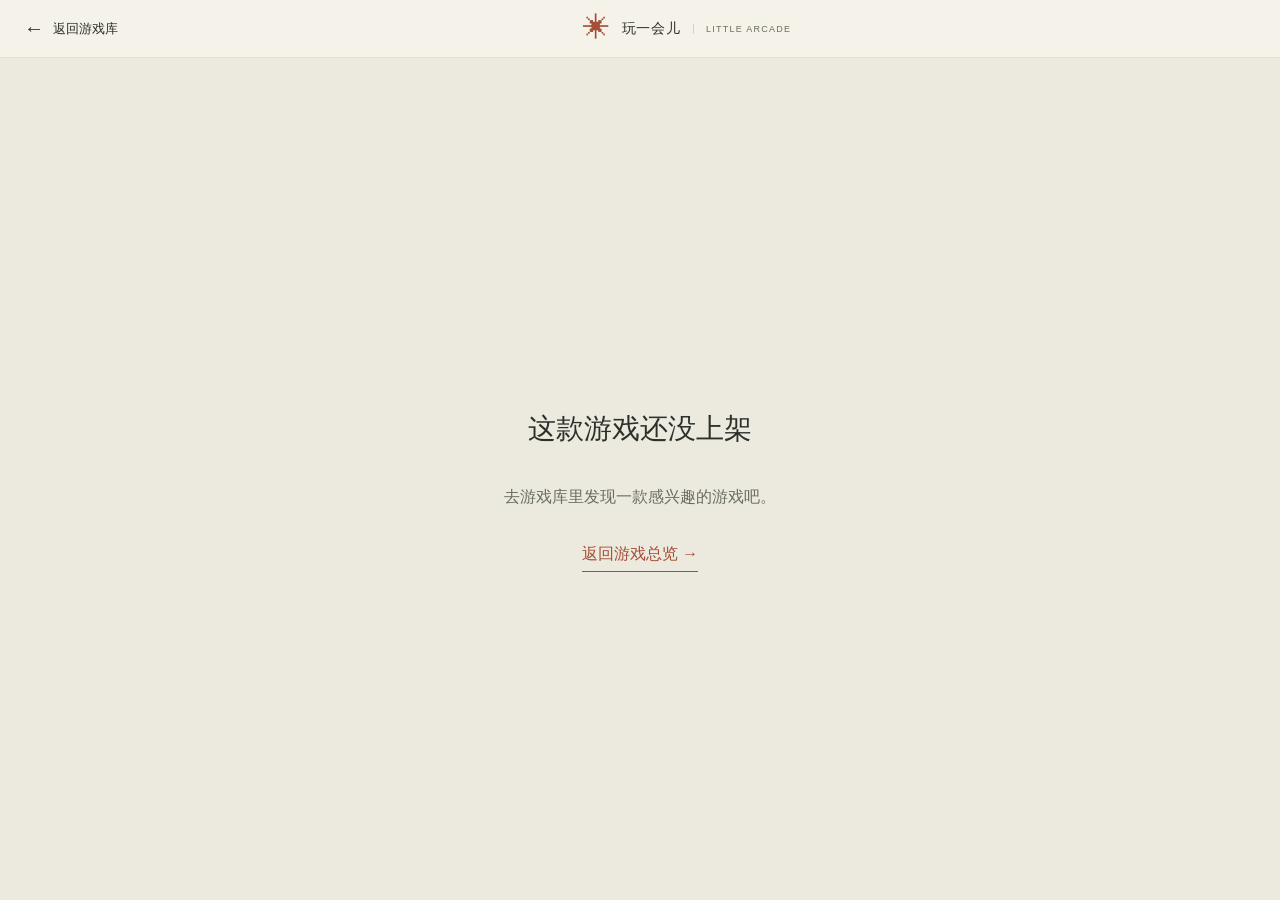
<file: site/play.html>
<!doctype html>
<html lang="zh-CN">
<head>
  <meta charset="utf-8">
  <meta name="viewport" content="width=device-width,initial-scale=1,viewport-fit=cover">
  <meta name="theme-color" content="#f5f2e9">
  <title>开始游戏 · 玩一会儿</title>
  <link rel="icon" href="./favicon.svg" type="image/svg+xml">
  <link rel="stylesheet" href="./player.css">
  <script src="./player.js" defer></script>
</head>
<body>
  <header class="player-bar">
    <a class="back-link" href="./" aria-label="返回游戏总览菜单"><span aria-hidden="true">←</span> 返回游戏库</a>
    <div class="game-heading"><span class="brand-mark" aria-hidden="true">✳</span><h1 id="game-title">玩一会儿</h1><span class="edition" id="game-edition">LITTLE ARCADE</span></div>
    <div class="player-actions"><button id="help" type="button" aria-label="查看游戏与存档说明" aria-haspopup="dialog" aria-controls="help-dialog">玩法说明 <span aria-hidden="true">?</span></button><button id="fullscreen" type="button" hidden>全屏 <span aria-hidden="true">⛶</span></button></div>
  </header>
  <main id="player">
    <div class="loading" id="loading" role="status"><span class="loading-mark" aria-hidden="true">✳</span><p>正在打开游戏…</p></div>
    <div class="missing" id="missing" hidden><h2>这款游戏还没上架</h2><p>去游戏库里发现一款感兴趣的游戏吧。</p><a href="./">返回游戏总览 →</a></div>
  </main>
  <dialog id="help-dialog" aria-labelledby="help-title">
    <form method="dialog"><button class="close" aria-label="关闭说明">×</button></form>
    <p class="eyebrow">HOW TO PLAY</p><h2 id="help-title">准备好，开始这一局。</h2>
    <p id="game-controls"></p><p id="game-save"></p>
    <p class="note">左上角「返回游戏库」随时回到游戏菜单。存档与成绩只保留在当前浏览器；清除网站数据会将它们删除。</p>
    <form method="dialog"><button class="resume" value="resume">回到游戏 →</button></form>
  </dialog>
  <noscript>请开启 JavaScript 运行游戏。<a href="./">返回游戏库</a></noscript>
</body>
</html>
</file>
<file: site/arcade.css>
:root{--paper:#f4f1e9;--paper-light:#fcfaf5;--ink:#252b27;--muted:#696e60;--soft:#696e60;--line:#d7d8cc;--accent:#a4543e;--olive:#65715a;--serif:"Songti SC","Noto Serif CJK SC","Source Han Serif SC","STSong",SimSun,serif;--sans:-apple-system,BlinkMacSystemFont,"PingFang SC","Microsoft YaHei",sans-serif}*{box-sizing:border-box}html{scroll-behavior:smooth;scroll-padding-top:24px;background:var(--paper);color-scheme:light}body{margin:0;font:14px/1.6 var(--sans);color:var(--ink);background-color:var(--paper);background-image:url("data:image/svg+xml,%3Csvg viewBox='0 0 160 160' xmlns='http://www.w3.org/2000/svg'%3E%3Cfilter id='n'%3E%3CfeTurbulence type='fractalNoise' baseFrequency='.85' numOctaves='3' stitchTiles='stitch'/%3E%3C/filter%3E%3Crect width='100%25' height='100%25' opacity='.027' filter='url(%23n)'/%3E%3C/svg%3E")}a{color:inherit;text-decoration:none;-webkit-tap-highlight-color:transparent}a:focus-visible{outline:2px solid var(--accent);outline-offset:5px}svg{display:block}::selection{background:#d9b49f;color:var(--ink)}.page-shell{max-width:1360px;padding:0 64px;margin:0 auto}.site-header{height:112px;display:flex;align-items:center;justify-content:space-between;border-bottom:1px solid var(--line);gap:30px}.brand{display:flex;align-items:center;gap:12px}.brand-mark{width:37px;height:37px;color:var(--accent);transform:rotate(-7deg)}.brand-copy{display:flex;flex-direction:column;gap:3px}.brand-copy strong{font-family:var(--serif);font-size:25px;line-height:1.2;letter-spacing:2px;font-weight:600}.brand-copy strong>span{color:var(--accent);margin-left:1px}.brand-copy>span{font-size:8px;letter-spacing:2.6px;color:var(--muted)}.header-note{display:flex;align-items:center;gap:9px;font-size:11px;letter-spacing:1px;color:var(--muted);margin-left:7px}.small-dot{width:5px;height:5px;border-radius:50%;background:var(--olive)}.header-link{display:flex;align-items:center;gap:30px;font-size:12px;transition:color .2s}.header-link>span{color:var(--accent);font-size:20px}.header-link:hover{color:var(--accent)}.intro{display:flex;align-items:center;justify-content:space-between;padding:65px 0 59px;gap:30px}.eyebrow{display:flex;align-items:center;gap:10px;color:var(--accent);font-size:9px;letter-spacing:2.5px;font-weight:500;margin-bottom:20px}.short-rule{height:1px;width:25px;background:var(--accent)}h1{font-family:var(--serif);font-size:clamp(36px,4.25vw,58px);line-height:1.3;font-weight:500;letter-spacing:2px;margin:0}h1>span{color:var(--accent)}.mobile-break{display:none}.intro-description{font-size:13px;color:var(--muted);line-height:2;letter-spacing:.8px;margin:21px 0 0}.intro-aside{display:flex;align-items:center;gap:20px;padding-right:8px;padding-top:21px}.orbit-star{font-family:Georgia,serif;font-size:74px;line-height:1.1;font-weight:400;color:var(--accent);transform:rotate(10deg);position:relative}.orbit-star:after{content:"";position:absolute;inset:-13px;border:1px dashed #c3b7a2;border-radius:50%;transform:rotate(12deg)}.intro-aside-copy{padding-left:14px}.intro-aside-copy>span{color:var(--muted);font-size:9px;letter-spacing:1px}.intro-aside-copy p{font-family:var(--serif);font-size:17px;line-height:1.8;margin:9px 0 0;letter-spacing:1px}.section-heading{display:flex;align-items:center;justify-content:space-between;gap:20px;margin-bottom:24px}.section-heading>div{display:flex;align-items:center;gap:18px}.section-heading h2{font-family:var(--serif);font-size:19px;line-height:1.5;letter-spacing:.5px;font-weight:600;margin:0}.collection-count{font-size:9px;letter-spacing:1px;color:var(--muted);padding:4px 8px;border:1px solid #d8d8ca;line-height:1.2}.section-note{font-size:10px;letter-spacing:.5px;color:var(--muted);display:flex;align-items:center;gap:12px}.section-note>span{color:var(--accent);font-size:20px}.game-grid{display:grid;grid-template-columns:repeat(2,minmax(0,1fr));gap:28px}.game-card{border:1px solid #d4d5c8;background:var(--paper-light);overflow:hidden;transition:border-color .2s,box-shadow .2s}.game-card:hover{border-color:#aeb59e;box-shadow:0 8px 24px #4b50390b}.preview-link{display:block;position:relative;aspect-ratio:1.6;overflow:hidden;background:#e9e6da;border-bottom:1px solid var(--line)}.game-preview{display:block;width:100%;height:100%;object-fit:cover;transition:transform .6s cubic-bezier(.2,.65,.3,1)}.preview-link:hover .game-preview{transform:scale(1.035)}.preview-topline{position:absolute;top:19px;left:21px;right:21px;display:flex;align-items:center;justify-content:space-between;z-index:2;pointer-events:none}.game-number{font-size:9px;letter-spacing:1.6px;font-weight:500;background:#fcfaf5eb;color:#666c5f;padding:5px 7px;line-height:1.1;border:1px solid #dadbcd90}.preview-badge{font-size:9px;letter-spacing:1px;background:#fcfaf5eb;color:#546044;padding:5px 8px;border:1px solid #dadbcd90;line-height:1.1;display:flex;align-items:center;gap:6px}.preview-badge>span{width:4px;height:4px;background:var(--olive);border-radius:50%}.tower-card .preview-badge{color:#806b45}.tower-card .preview-badge>span{background:#9b8053}.preview-play{position:absolute;bottom:24px;right:22px;background:#faf8eeed;border:1px solid #f7f2e4;border-radius:50%;width:43px;height:43px;display:flex;align-items:center;justify-content:center;color:var(--ink);transition:transform .2s,background .2s;box-shadow:0 2px 12px #121e1e15}.preview-play svg{height:19px;width:19px}.preview-link:hover .preview-play{background:#fffdf6;transform:scale(1.08)}.preview-caption{position:absolute;bottom:25px;left:21px;max-width:calc(100% - 97px);font-size:10px;letter-spacing:1px;padding:5px 8px;background:#fcfaf5eb;color:#626a56;line-height:1.4;pointer-events:none}.tower-card .preview-caption{background:#152526df;color:#e2d9bd}.game-content{padding:25px 27px 0}.game-title-row{display:flex;align-items:center;justify-content:space-between;gap:10px}.game-english{font-size:8px;letter-spacing:2.2px;color:var(--muted);line-height:1.2}.game-title-row h3{font:600 29px/1.5 var(--serif);letter-spacing:1px;margin:5px 0 0}.title-detail{font-family:var(--sans);font-size:11px;letter-spacing:1px;font-weight:400;color:var(--muted);margin-left:14px}.genre-label{font-size:9px;letter-spacing:.5px;color:var(--muted);align-self:flex-start;margin-top:26px;white-space:nowrap}.game-description{font-size:12px;line-height:1.95;letter-spacing:.3px;color:#696e60;margin:13px 0 19px}.game-meta{display:flex;align-items:center;gap:16px;color:var(--olive);font-size:9px;line-height:1.3;padding-bottom:24px;flex-wrap:wrap}.game-meta>span{display:flex;align-items:center;gap:5px;white-space:nowrap}.game-meta>span:last-child{color:#696e60;margin-left:auto;font-size:8px}.game-meta svg{height:14px;width:14px;flex-shrink:0}.play-link{display:flex;align-items:center;justify-content:space-between;border-top:1px solid var(--line);padding:18px 0 19px;font-size:12px;letter-spacing:1px;transition:color .2s}.play-link>span:first-child{font-weight:500}.play-link-end{display:flex;align-items:center;gap:18px}.play-link-end>span{font-size:8px;letter-spacing:1.5px;color:var(--soft);transition:color .2s}.play-link svg{height:20px;width:20px;color:var(--accent);transition:transform .2s}.play-link:hover,.play-link:hover .play-link-end>span{color:var(--accent)}.play-link:hover svg{transform:translateX(4px)}.play-notes{margin-top:45px;border-top:1px solid var(--line);border-bottom:1px solid var(--line);padding:27px 0;display:grid;grid-template-columns:.9fr 1.15fr 1.2fr 1.25fr;gap:23px;align-items:center}.notes-heading{display:flex;gap:13px;align-items:center;font:500 14px/1.8 var(--serif);letter-spacing:.6px}.note-mark{font-family:Georgia,serif;font-size:35px;line-height:1;color:var(--accent)}.note-item{display:flex;align-items:flex-start;gap:11px}.note-number{font-size:8px;letter-spacing:1px;color:#696e60;line-height:1.6;padding-top:4px}.note-item h2{font-size:11px;font-weight:500;letter-spacing:.4px;margin:0 0 7px}.note-item p{font-size:10px;color:var(--muted);line-height:1.9;letter-spacing:.1px;margin:0}.site-footer{display:flex;align-items:center;justify-content:space-between;padding:27px 0 31px;gap:15px}.footer-brand{font-size:8px;letter-spacing:1.3px;color:var(--muted)}.footer-brand>span{padding:0 4px;color:#b5baac}.site-footer p{font-family:var(--serif);font-size:11px;letter-spacing:1px;color:var(--muted);margin:0}.site-footer>a{font-size:7px;letter-spacing:1.5px;color:var(--muted);display:flex;align-items:center;gap:13px;transition:color .2s}.site-footer>a>span{font-size:15px;color:var(--accent)}.site-footer>a:hover{color:var(--accent)}
@media(min-width:1550px){.page-shell{max-width:1440px;padding:0 72px}.site-header{height:120px}.intro{padding-top:76px;padding-bottom:68px}h1{font-size:62px}.game-grid{gap:32px}.game-content{padding:28px 30px 0}.game-description{font-size:13px}.game-meta{font-size:10px}.game-meta>span:last-child{font-size:9px}.play-notes{padding:31px 0;margin-top:49px}.site-footer{padding:30px 0 36px}}
@media(max-width:1100px){.page-shell{padding:0 36px}.intro-aside{gap:12px;padding-right:0}.orbit-star{font-size:58px}.intro-aside-copy{padding-left:8px}.intro-aside-copy p{font-size:15px}.intro-aside-copy>span{font-size:8px}.game-grid{gap:22px}.game-content{padding:23px 22px 0}.game-meta{gap:12px}.game-meta>span:last-child{width:100%;margin-left:0;margin-top:1px}.title-detail{font-size:9px;margin-left:9px}.genre-label{font-size:8px}.game-title-row h3{font-size:27px}.play-notes{grid-template-columns:.8fr 1.2fr 1.2fr 1.2fr;gap:18px}.notes-heading{font-size:12px;gap:9px}.note-mark{font-size:29px}.note-item{gap:7px}.note-item p{font-size:9px}.note-item h2{font-size:10px}.note-number{font-size:7px}.preview-topline{left:17px;right:17px;top:16px}.preview-caption{left:17px;bottom:21px;font-size:9px}.preview-play{right:17px;bottom:20px;width:37px;height:37px}.intro-description{font-size:12px}.header-note{font-size:10px}.header-link{font-size:11px;gap:22px}}
@media(max-width:850px){.page-shell{padding:0 28px}.site-header{height:96px}.header-note{display:none}.intro{padding:47px 0 43px}.intro-aside{display:none}h1{font-size:44px;letter-spacing:1px}.intro-description{font-size:12px;margin-top:18px}.eyebrow{margin-bottom:16px;font-size:8px}.section-heading{margin-bottom:19px}.section-heading h2{font-size:18px}.section-heading>div{gap:12px}.section-note{font-size:8px;gap:8px}.section-note>span{font-size:17px}.collection-count{font-size:8px;padding:3px 6px}.game-grid{gap:18px}.game-content{padding:19px 18px 0}.game-title-row{flex-wrap:wrap;gap:0}.game-title-row h3{font-size:25px}.genre-label{display:none}.game-english{font-size:7px;letter-spacing:1.6px}.title-detail{font-size:8px;margin-left:8px;letter-spacing:.2px}.game-description{font-size:10px;line-height:2;margin:11px 0 15px;letter-spacing:0}.game-meta{font-size:8px;gap:10px;padding-bottom:19px}.game-meta>span:last-child{font-size:8px}.game-meta svg{width:12px;height:12px}.play-link{padding:15px 0 16px;font-size:11px}.play-link-end{gap:10px}.play-link-end>span{font-size:7px;letter-spacing:.8px}.play-link svg{width:18px;height:18px}.preview-topline{top:12px;left:12px;right:12px}.game-number,.preview-badge{font-size:7px;padding:4px 5px;letter-spacing:.7px}.preview-caption{left:12px;bottom:16px;font-size:8px;letter-spacing:.3px;max-width:calc(100% - 65px);padding:4px 5px}.preview-play{right:12px;bottom:14px;width:30px;height:30px}.preview-play svg{width:15px;height:15px}.play-notes{grid-template-columns:repeat(3,1fr);gap:18px;margin-top:33px;padding:23px 0}.notes-heading{display:none}.note-item p{font-size:9px}.note-item h2{font-size:10px}.site-footer{padding:22px 0 26px}.site-footer p{font-size:9px}.footer-brand{font-size:7px;letter-spacing:.6px}.site-footer>a{font-size:6px;gap:7px;letter-spacing:.8px}}
@media(max-width:600px){.page-shell{max-width:480px;padding:0 20px}.site-header{height:85px;gap:20px}.brand{gap:9px}.brand-mark{height:32px;width:32px}.brand-copy strong{font-size:21px}.brand-copy>span{font-size:7px;letter-spacing:2px}.header-link{font-size:10px;gap:13px}.header-link>span{font-size:18px}.intro{padding:36px 0 35px}.eyebrow{font-size:7px;letter-spacing:1.8px;gap:8px;margin-bottom:18px}.short-rule{width:19px}.mobile-break{display:block}h1{font-size:41px;letter-spacing:1px;line-height:1.43}.intro-description{font-size:11px;line-height:2;letter-spacing:.3px;margin:16px 0 0}.section-heading{margin-bottom:17px}.section-heading h2{font-size:17px}.section-heading>div{gap:10px}.collection-count{font-size:7px;padding:3px 5px;letter-spacing:.6px}.section-note{display:none}.game-grid{grid-template-columns:1fr;gap:25px}.preview-link{aspect-ratio:1.55}.game-content{padding:22px 22px 0}.game-title-row{flex-wrap:nowrap}.game-title-row h3{font-size:27px}.game-english{font-size:7px;letter-spacing:1.8px}.genre-label{display:block;font-size:8px;margin-top:23px}.title-detail{font-size:9px;margin-left:10px;letter-spacing:.3px}.game-description{font-size:11px;line-height:1.95;margin:12px 0 17px}.game-meta{font-size:8px;gap:13px;padding-bottom:21px}.game-meta>span:last-child{width:auto;margin:0 0 0 auto;font-size:7px}.game-meta svg{width:13px;height:13px}.play-link{padding:17px 0 18px;font-size:11px}.play-link-end{gap:15px}.play-link-end>span{font-size:7px;letter-spacing:1px}.play-link svg{height:19px;width:19px}.preview-topline{top:16px;left:16px;right:16px}.game-number,.preview-badge{font-size:8px;padding:5px 6px;letter-spacing:.8px}.preview-caption{font-size:9px;left:16px;bottom:20px;padding:4px 6px;letter-spacing:.4px;max-width:calc(100% - 78px)}.preview-play{right:16px;bottom:18px;width:35px;height:35px}.preview-play svg{height:17px;width:17px}.play-notes{margin-top:33px;padding:22px 0;display:flex;flex-direction:column;align-items:stretch;gap:19px}.notes-heading{display:flex;gap:10px;font-size:14px;line-height:1.5;margin-bottom:1px}.notes-heading br{display:none}.notes-heading span:last-child{letter-spacing:1px}.note-mark{font-size:25px}.note-item{gap:13px;padding-top:17px;border-top:1px solid #dedfd3}.note-number{font-size:8px;line-height:1.7;padding-top:1px}.note-item>div{display:flex;align-items:flex-start;gap:17px;flex:1}.note-item h2{font-size:10px;min-width:92px;margin-top:0;line-height:1.7;white-space:nowrap}.note-item p{font-size:9px;line-height:1.8}.site-footer{padding:22px 0 27px;flex-wrap:wrap;row-gap:13px}.footer-brand{font-size:7px;letter-spacing:.6px}.site-footer p{font-size:9px}.site-footer>a{width:100%;justify-content:flex-end;font-size:6px}.site-footer>a>span{font-size:12px}}
@media(max-width:370px){.page-shell{padding:0 16px}.brand-copy strong{font-size:19px}.brand-mark{width:29px;height:29px}.header-link{gap:9px}h1{font-size:37px}.game-content{padding:20px 17px 0}.game-title-row h3{font-size:25px}.title-detail{margin-left:8px;font-size:8px}.genre-label{font-size:7px}.game-description{font-size:10px}.game-meta{gap:10px}.game-meta>span:last-child{font-size:6px}.note-item>div{gap:9px}.note-item h2{min-width:87px;font-size:9px}.note-item p{font-size:8px}.site-footer p{font-size:8px}}
@media(prefers-reduced-motion:reduce){html{scroll-behavior:auto}*,*:before,*:after{transition:none!important}}
</file>
<file: site/games/last-ember/style.css>
:root{--ink:#23394c;--ink-soft:#4c6477;--muted:#567180;--line:#c9d8df;--paper:#f7fafb;--orange:#cf713f;--orange-light:#f5b878;--navy:#304c63;--serif:"Songti SC","Noto Serif CJK SC",STSong,SimSun,serif;--sans:-apple-system,BlinkMacSystemFont,"PingFang SC","Microsoft YaHei",sans-serif;font-family:var(--sans);font-synthesis:none;color:var(--ink);background:#e6eef3;color-scheme:light}*{box-sizing:border-box}html,body{margin:0;width:100%;height:100%;height:100dvh;overflow:hidden}button{font:inherit;cursor:pointer;-webkit-tap-highlight-color:transparent;touch-action:manipulation}button:focus-visible{outline:3px solid var(--orange);outline-offset:4px}button:disabled{opacity:.45;cursor:not-allowed}button[hidden],[hidden]{display:none!important}svg{display:block}#world{position:fixed;inset:0;width:100%;height:100%;display:block;touch-action:none;outline:0;background:#e3edf3}.game-interface{position:fixed;inset:0;pointer-events:none;z-index:2}.top-bar{position:absolute;top:max(24px,env(safe-area-inset-top));left:max(30px,env(safe-area-inset-left));right:max(30px,env(safe-area-inset-right));display:flex;align-items:center;gap:28px;justify-content:space-between}.brand{display:flex;align-items:center;gap:11px;flex-shrink:0}.brand-flame{height:37px;width:29px;color:var(--orange);filter:drop-shadow(0 2px 4px #ecf2f3)}.brand-flame svg{width:100%;height:100%}.brand h1{font:600 21px/1.2 var(--serif);margin:0;letter-spacing:1.5px;text-shadow:0 1px 7px #f5faff}.brand h1>span{display:block;font:10px var(--sans);letter-spacing:3.3px;margin-top:6px;color:var(--ink-soft)}.resource-hud{display:flex;align-items:center;border:1px solid #ffffffc9;background:#f7fbfbe3;box-shadow:0 3px 20px #4866780b;border-radius:7px;backdrop-filter:blur(12px);padding:13px 6px;pointer-events:auto}.resource{display:flex;gap:10px;align-items:center;padding:0 21px;border-left:1px solid #d7e2e7;min-width:105px}.resource:first-child{border-left:0}.resource-icon{color:#6d8795;display:block;width:22px;height:22px;flex-shrink:0;font-size:24px;line-height:1}.warmth-resource .resource-icon{color:var(--orange)}.resource>div{display:flex;flex-direction:column;gap:1px}.resource-label{font-size:10px;letter-spacing:.5px;color:#516d7d}.resource strong{font-size:16px;font-weight:600;line-height:1.5;font-variant-numeric:tabular-nums;white-space:nowrap}.warmth-resource strong{color:#bb6339}.mini-controls{display:flex;gap:8px;pointer-events:auto}.icon-button{height:35px;width:35px;display:flex;align-items:center;justify-content:center;border:1px solid #ffffffb8;border-radius:5px;color:#536c7d;background:#f7fbfbe0;backdrop-filter:blur(10px);font-family:Georgia,serif;font-size:20px;transition:background .2s,color .2s}.icon-button svg{height:16px;width:16px}.icon-button:hover{color:var(--orange);background:#fff}.glass-panel{border:1px solid #ffffffcf;border-radius:7px;background:#f6fafbea;box-shadow:0 5px 25px #4c637214;backdrop-filter:blur(14px)}.quest-panel{position:absolute;top:121px;left:30px;width:245px;padding:19px 20px 16px}.quest-eyebrow{display:flex;align-items:center;gap:7px;color:#587180;font-size:10px;letter-spacing:1px}.tiny-spark{color:var(--orange);font-size:16px;line-height:1}.quest-panel h2{font:600 18px/1.5 var(--serif);letter-spacing:.6px;margin:11px 0 8px}.quest-panel p{font-size:12px;line-height:1.95;color:#536d7d;margin:0;white-space:pre-line}.fuel-note{display:flex;gap:6px;align-items:center;border-top:1px solid #dce6ea;margin-top:15px;padding-top:12px;font-size:10px;color:#56707e}.fuel-note strong{margin-left:auto;font-size:11px;color:#b8693d;font-weight:500;font-variant-numeric:tabular-nums}.fuel-dot{width:4px;height:4px;background:#d79254;border-radius:50%}.save-note{position:absolute;right:31px;top:86px;font-size:10px;letter-spacing:.3px;margin:0;color:#526c7c;text-shadow:0 1px 4px #fff}.save-note:before{content:"";display:inline-block;width:4px;height:4px;background:#769387;border-radius:50%;margin-right:6px;vertical-align:middle}.interaction-card{position:absolute;bottom:130px;left:50%;transform:translateX(-50%);display:flex;align-items:center;gap:15px;width:min(490px,calc(100% - 36px));padding:15px 17px;pointer-events:auto}.interaction-symbol{width:37px;height:39px;flex-shrink:0;display:flex;align-items:center;justify-content:center;font-size:29px;background:#ebf0f0;color:#6c8390;border:1px solid #dce5e7;border-radius:4px}.interaction-copy{flex:1;min-width:0}.interaction-copy h2{font-size:13px;letter-spacing:.5px;margin:0 0 4px;font-weight:600}.interaction-copy p{font-size:12px;line-height:1.6;color:#536d7d;margin:0}.interact-button{display:flex;align-items:center;justify-content:center;gap:8px;border:1px solid #b55f35;border-radius:4px;padding:10px 12px;background:var(--orange);color:#fff7ed;white-space:nowrap;font-size:12px;min-height:39px;transition:background .2s}.interact-button:hover{background:#ba6033}kbd{font:10px/17px var(--sans);min-width:18px;text-align:center;border:1px solid #cbd9df;border-radius:3px;display:inline-block;color:#587181;padding:0 3px;background:#f7fafb}.interact-button kbd{background:#ffffff1a;color:#fff8ee;border-color:#f6c29b7a;font-size:10px;line-height:18px;min-width:19px}.survival-dock{position:absolute;left:50%;bottom:max(25px,env(safe-area-inset-bottom));transform:translateX(-50%);display:flex;align-items:center;gap:23px;width:min(740px,calc(100% - 60px));padding:16px 19px;pointer-events:auto}.tool-button{display:flex;align-items:center;gap:10px;border:0;background:none;padding:0;color:var(--ink);text-align:left;white-space:nowrap}.tool-icon{height:39px;width:39px;border:1px solid #dae5e8;border-radius:5px;display:flex;align-items:center;justify-content:center;background:#edf3f4;color:#657d8d}.tool-icon svg{width:23px;height:23px}.tool-copy{display:flex;flex-direction:column;gap:4px}.tool-copy>span{font-size:10px;color:#58717f}.tool-copy strong{font-size:12px;font-weight:500;letter-spacing:.5px}.upgrade-label{align-self:flex-end;font-size:10px;color:#b9673e;margin-bottom:2px;margin-left:3px}.upgrade-label>span{padding-left:2px}.tool-button:hover .upgrade-label{color:#8f4528}.status-meters{display:flex;flex:1;min-width:0;gap:22px;padding-left:23px;border-left:1px solid #d6e1e6}.status-meter{flex:1;min-width:75px}.meter-heading{display:flex;align-items:center;justify-content:space-between;gap:10px;margin-bottom:9px}.meter-heading>span{display:flex;gap:5px;align-items:center;font-size:10px;color:#536e7d}.meter-heading svg{height:14px;width:14px;color:#6a8291}.meter-heading strong{font-size:12px;line-height:1;font-weight:500;font-variant-numeric:tabular-nums}.meter-track{height:4px;border-radius:3px;background:#dce6eb;overflow:hidden}.meter-track>span{height:100%;display:block;border-radius:3px;transition:width .3s;background:#d49a66}.health-meter .meter-track>span{background:#759c95}.heat-meter .meter-heading svg{color:#c18654}.dock-tip{border-left:1px solid #d6e1e6;padding-left:21px;display:flex;gap:9px;align-items:center;flex-shrink:0}.keyboard-tip{display:flex;flex-direction:column;align-items:center;gap:2px}.keyboard-tip>span{display:flex;gap:2px}.keyboard-tip kbd{font-size:10px;line-height:12px;min-width:13px;padding:0 2px;border-radius:2px}.dock-tip>span:last-child{font-size:10px;color:#536d7d;line-height:1.7}.dock-tip small{font-size:10px;color:#58717f}.touch-controls{display:none}.toast{position:fixed;top:105px;left:50%;transform:translate(-50%,-8px);padding:11px 19px;max-width:calc(100% - 32px);font-size:12px;text-align:center;line-height:1.6;background:#294657f0;color:#f3f8fa;border:1px solid #7c97a255;border-radius:5px;z-index:45;opacity:0;pointer-events:none;transition:opacity .2s,transform .2s;box-shadow:0 5px 25px #1e3a4b1a}.toast.show,.toast.visible{opacity:1;transform:translate(-50%,0)}.start-screen{position:fixed;inset:0;z-index:10;display:flex;align-items:center;padding:35px 6vw;background:linear-gradient(90deg,#e9f0f4e8 0%,#e9f0f475 45%,#e9f0f400 75%);overflow-y:auto;pointer-events:auto}.postcard{width:490px;max-width:100%;max-height:calc(100dvh - 48px);overflow:auto;overscroll-behavior:contain;scrollbar-width:thin;background:#f9fcfbdc;border:1px solid #ffffff;box-shadow:0 20px 90px #3e5a6e18,0 2px 12px #334f6212;border-radius:3px;backdrop-filter:blur(16px);position:relative;flex-shrink:0}.postcard:before{content:"";position:absolute;inset:6px;border:1px solid #dce7e9;pointer-events:none}.postcard-top{display:flex;align-items:center;justify-content:space-between;padding:21px 25px 16px;gap:10px}.postcard-top>span:first-child{display:flex;align-items:center;gap:6px;font-size:10px;letter-spacing:.45px;color:#738992}.small-star{font-size:15px;color:#b97c51;line-height:1}.postcard-number{font-size:10px;letter-spacing:1px;color:#6a8392;white-space:nowrap}.postcard-body{padding:14px 45px 26px}.intro-kicker{font-size:10px;letter-spacing:2.3px;color:#58717f}.postcard h2{font:500 47px/1.3 var(--serif);letter-spacing:2px;margin:15px 0 0;color:#29465b}.postcard h2>span{display:block;font:10px/1.3 var(--sans);letter-spacing:8.5px;color:#778c95;margin-top:8px;padding-left:3px}.start-subtitle{font-family:var(--serif);font-size:19px;letter-spacing:2px;line-height:1.6;color:#4b6474;margin:23px 0 0}.intro-divider{display:flex;align-items:center;gap:12px;width:103px;margin:20px 0 18px;color:#cf8551}.intro-divider>span{height:1px;flex:1;background:#c8d6da}.intro-divider>svg{height:16px;width:13px}.start-story{font-size:12px;line-height:2.1;letter-spacing:.5px;color:#536d7b;margin:0}.start-actions{margin:25px 0 24px;display:flex;flex-direction:column;gap:10px}.primary-button{border:1px solid #bd6d3d;border-radius:3px;background:#c67745;color:#fff8ee;padding:13px 18px;display:flex;align-items:center;justify-content:space-between;font-size:13px;letter-spacing:2px;transition:background .2s}.primary-button:hover{background:#b9693a}.primary-button>span:last-child{font-size:20px;line-height:1;font-weight:400;letter-spacing:0}.secondary-button{background:none;border:0;padding:4px 0 0;font-size:12px;letter-spacing:.7px;color:#587284}.secondary-button>span{margin-left:10px;color:#ad714d}.secondary-button:hover{color:#b26840}.start-tutorial{border-top:1px solid #d8e3e6;padding-top:15px}.start-tutorial p{display:flex;gap:17px;flex-direction:column;margin:0 0 12px}.start-tutorial p:last-child{margin-bottom:0}.start-tutorial strong{font-size:11px;font-weight:500;color:#4e6879;white-space:nowrap;padding-top:1px}.start-tutorial p>span{font-size:12px;line-height:1.9;color:#536d7b}.postcard-bottom{display:flex;flex-wrap:wrap;justify-content:space-between;align-items:center;gap:12px;border-top:1px solid #dce7e9;padding:16px 25px 17px;color:#597381;font-size:10px;letter-spacing:.4px}.postcard-bottom>span:last-child{font-size:10px;letter-spacing:.8px;white-space:nowrap}.landscape-note{position:absolute;right:6vw;bottom:54px;display:flex;align-items:flex-start;gap:15px;text-shadow:0 1px 9px #edf7fc;color:#425f73}.landscape-line{width:30px;height:1px;background:#7e98a6;margin-top:9px}.landscape-note>div{font-family:var(--serif);font-size:18px;letter-spacing:2px}.landscape-note span:last-child{display:block;font:10px var(--sans);letter-spacing:1.8px;margin-top:8px;color:#637e8f}dialog{position:fixed;width:min(470px,calc(100% - 32px));max-height:calc(100dvh - 48px);overflow:auto;border:1px solid #fff;border-radius:7px;padding:35px 34px 29px;background:#f4f9faf5;color:var(--ink);box-shadow:0 25px 90px #162d4140;backdrop-filter:blur(18px)}dialog::backdrop{background:#203b4b69;backdrop-filter:blur(5px)}.dialog-close{position:absolute;right:15px;top:10px;width:31px;height:31px;border:0;background:none;color:#6b818e;font-size:25px;line-height:1}.dialog-eyebrow{font-size:10px;letter-spacing:2.3px;color:#ad714a;margin:0 0 15px}.dialog-close:hover{color:var(--orange)}dialog h2{font:500 27px/1.5 var(--serif);letter-spacing:1px;margin:0 0 12px}#dialog-description{font-size:12px;line-height:1.9;color:#647b89;margin:0 0 20px;white-space:pre-line}#dialog-content{font-size:12px;line-height:1.9;color:#587182}#dialog-content p{margin:0 0 12px}#dialog-content ul{padding-left:19px;margin:10px 0 17px}#dialog-content h3{font-size:13px;font-weight:600;color:#355469;margin:16px 0 8px}.dialog-actions{display:flex;gap:10px;margin-top:23px;flex-wrap:wrap}.dialog-actions button{flex:1;border:1px solid #d0dfe4;background:#e7eff2;color:#3d5a6d;border-radius:4px;padding:11px 15px;font-size:12px;min-width:100px}.dialog-actions button:first-child,.dialog-actions .primary{background:#c67745;border-color:#bb6b3c;color:#fff8ee}.dialog-actions button:hover{filter:brightness(.96)}.upgrade-grid{display:grid;gap:10px}.upgrade-card{border:1px solid #d6e3e8;border-radius:4px;padding:14px;background:#fff8}.upgrade-card h3{margin-top:0!important}.upgrade-card button{background:#39596b;border:0;border-radius:3px;color:#f4fafb;padding:8px 12px;font-size:12px}.upgrade-card p{font-size:12px;line-height:1.7}.cost{color:#a26844}.warning{color:#af614c}noscript{position:fixed;top:0;left:0;right:0;z-index:100;padding:15px;background:#fff;color:#263f53;text-align:center}
@media(min-width:1500px){.start-screen{padding-left:8vw}.postcard{width:490px}.postcard-body{padding:22px 48px 31px}.postcard h2{font-size:51px}.start-story{font-size:12px}.start-tutorial strong{font-size:11px}.start-tutorial p>span{font-size:12px}.top-bar{top:31px;left:39px;right:39px}.quest-panel{top:135px;left:39px;width:260px}.save-note{right:39px;top:94px}.survival-dock{bottom:32px}.interaction-card{bottom:139px}}
@media(max-width:1100px){.top-bar{left:22px;right:22px;gap:19px}.brand h1{font-size:18px}.brand h1>span{font-size:10px;letter-spacing:2.8px}.brand-flame{height:32px;width:25px}.resource{padding:0 14px;min-width:90px;gap:8px}.resource-hud{padding:11px 4px}.resource-icon{width:19px;height:19px;font-size:21px}.resource strong{font-size:14px}.resource-label{font-size:10px}.mini-controls{gap:6px}.icon-button{height:32px;width:32px}.quest-panel{top:110px;left:22px;width:225px;padding:17px 18px 15px}.quest-panel h2{font-size:16px}.quest-panel p{font-size:12px}.save-note{right:22px;top:81px;font-size:10px}.start-screen{padding:30px 5vw}.postcard{width:430px}.postcard-body{padding:12px 36px 25px}.postcard h2{font-size:43px}.start-subtitle{font-size:18px}.landscape-note{right:5vw}.landscape-note>div{font-size:15px}.survival-dock{width:min(680px,calc(100% - 44px));gap:19px}.status-meters{padding-left:19px;gap:17px}.dock-tip{padding-left:17px}}
@media(max-width:850px){.top-bar{left:17px;right:17px;top:18px;gap:15px;align-items:flex-start}.brand{gap:8px;padding-top:10px}.brand h1{font-size:16px;letter-spacing:1px}.brand h1>span{font-size:10px;letter-spacing:2px}.brand-flame{height:28px;width:22px}.resource-hud{padding:9px 2px}.resource{padding:0 10px;min-width:76px;gap:5px}.resource-icon{width:17px;height:17px;font-size:18px}.resource strong{font-size:13px}.resource-label{font-size:10px;letter-spacing:0}.mini-controls{gap:5px;padding-top:10px}.icon-button{height:29px;width:29px;font-size:17px}.icon-button svg{width:14px;height:14px}.quest-panel{top:99px;left:17px;width:205px;padding:15px}.quest-eyebrow{font-size:10px}.quest-panel h2{font-size:15px}.quest-panel p{font-size:12px}.fuel-note{font-size:10px;margin-top:11px;padding-top:10px}.save-note{top:79px;right:17px;font-size:10px}.survival-dock{width:min(610px,calc(100% - 34px));padding:14px 17px;gap:18px;bottom:21px}.dock-tip{display:none}.status-meters{padding-left:19px;gap:20px}.interaction-card{bottom:117px}.postcard{width:405px}.postcard-body{padding:9px 30px 24px}.postcard-top{padding:20px 22px 16px}.postcard-number{font-size:10px}.postcard-top>span:first-child{font-size:10px;letter-spacing:1.1px}.intro-kicker{font-size:10px}.postcard h2{font-size:41px}.start-story{font-size:12px}.start-tutorial p{gap:6px}.start-tutorial strong{font-size:11px}.start-tutorial p>span{font-size:12px}.landscape-note{display:none}}
@media(max-width:780px){.top-bar{left:13px;right:13px;top:max(13px,env(safe-area-inset-top));display:grid;grid-template-columns:1fr auto;gap:14px}.brand{padding:0;gap:8px}.brand h1{font-size:17px}.brand h1>span{font-size:10px;letter-spacing:2.5px;margin-top:5px}.brand-flame{height:29px;width:23px}.mini-controls{grid-column:2;grid-row:1;padding:0;gap:6px}.icon-button{width:30px;height:30px;border-color:#ffffffe0}.resource-hud{grid-column:1/-1;grid-row:2;padding:9px 2px;justify-content:space-between;background:#f7fbfbe8}.resource{flex:1;min-width:0;padding:0 12px;gap:8px}.resource-icon{height:17px;width:17px;font-size:19px}.resource strong{font-size:13px}.resource-label{font-size:10px}.quest-panel{top:128px;left:13px;width:190px;padding:13px 14px;background:#f6fafbd9}.quest-eyebrow{font-size:10px;gap:5px;letter-spacing:.6px}.tiny-spark{font-size:13px}.quest-panel h2{font-size:14px;margin-top:8px;margin-bottom:6px}.quest-panel p{font-size:12px;line-height:1.8}.fuel-note{font-size:10px;margin-top:10px;padding-top:9px}.fuel-note strong{font-size:10px}.save-note{top:117px;right:14px;max-width:165px;text-align:right;font-size:10px}.survival-dock{bottom:max(13px,env(safe-area-inset-bottom));left:13px;right:13px;width:auto;transform:none;padding:12px;gap:12px;border-radius:6px}.tool-button{gap:7px;max-width:140px}.tool-icon{height:32px;width:32px}.tool-icon svg{height:20px;width:20px}.tool-copy{gap:3px}.tool-copy>span{font-size:10px}.tool-copy strong{font-size:12px}.upgrade-label{font-size:10px;margin-left:0}.upgrade-label>span{padding-left:0}.status-meters{padding-left:13px;gap:14px}.status-meter{min-width:55px}.meter-heading{margin-bottom:7px;gap:5px}.meter-heading>span{font-size:10px;gap:3px}.meter-heading svg{height:11px;width:11px}.meter-heading strong{font-size:12px}.meter-track{height:3px}.interaction-card{bottom:171px;padding:11px 12px;gap:10px;width:calc(100% - 34px);border-radius:5px}.interaction-symbol{height:32px;width:31px;font-size:24px}.interaction-copy h2{font-size:11px;margin-bottom:3px}.interaction-copy p{font-size:12px;line-height:1.5}.interact-button{font-size:12px;gap:6px;padding:8px 10px;min-height:34px}.interact-button kbd{font-size:10px;line-height:15px;min-width:16px}.touch-controls{display:flex;position:absolute;bottom:88px;left:24px;right:24px;justify-content:space-between;align-items:center;pointer-events:none}.joystick{width:76px;height:76px;border-radius:50%;border:1px solid #ffffffde;background:#f4f9fa60;position:relative;pointer-events:auto;touch-action:none;box-shadow:inset 0 0 0 9px #f1f7f93b;backdrop-filter:blur(3px)}.joystick-cross:before,.joystick-cross:after{content:"";position:absolute;top:50%;left:50%;height:1px;width:53px;background:#7896a52e;transform:translate(-50%,-50%)}.joystick-cross:after{transform:translate(-50%,-50%) rotate(90deg)}.joystick-knob{position:absolute;width:33px;height:33px;top:50%;left:50%;margin:-16.5px 0 0 -16.5px;display:block;background:#f4fafaf0;border:1px solid #cfdee4;border-radius:50%;box-shadow:0 3px 7px #49657816;pointer-events:none}.mobile-interact{pointer-events:auto;display:flex;flex-direction:column;align-items:center;justify-content:center;gap:2px;height:58px;width:58px;border-radius:50%;border:1px solid #fff;background:#f5f9fbd9;color:#557082;font-size:19px;backdrop-filter:blur(5px)}.mobile-interact>span{font-size:10px;letter-spacing:1px}.mobile-interact:active{background:#e3eff5}.start-screen{padding:18px;align-items:center;justify-content:center;background:#e3edf366;backdrop-filter:blur(1px)}.postcard{width:390px;background:#f7fbfbe8;max-height:calc(100dvh - 36px);overflow:auto}.postcard-top{padding:19px 20px 14px}.postcard-top>span:first-child{font-size:10px;letter-spacing:.8px}.postcard-number{font-size:10px;letter-spacing:.6px}.postcard-body{padding:10px 28px 22px}.intro-kicker{font-size:10px;letter-spacing:1.8px}.postcard h2{font-size:39px;margin-top:13px;letter-spacing:1px}.postcard h2>span{font-size:10px;letter-spacing:7px;margin-top:7px}.start-subtitle{font-size:17px;margin-top:20px;letter-spacing:1.4px}.intro-divider{margin:17px 0 16px;width:89px;gap:10px}.intro-divider>svg{height:14px;width:11px}.start-story{font-size:12px;line-height:2.1;letter-spacing:.2px}.start-actions{margin:22px 0 20px;gap:9px}.primary-button{font-size:12px;padding:12px 15px}.secondary-button{font-size:12px}.start-tutorial{padding-top:14px}.start-tutorial p{gap:5px;margin-bottom:14px}.start-tutorial strong{font-size:11px}.start-tutorial p>span{font-size:12px;line-height:1.9}.postcard-bottom{font-size:10px;padding:14px 20px 16px;letter-spacing:.1px;gap:8px}.postcard-bottom>span:last-child{font-size:10px;letter-spacing:.4px}.toast{top:121px;font-size:10px;padding:9px 14px;max-width:calc(100% - 30px)}dialog{padding:29px 24px 25px}dialog h2{font-size:23px}#dialog-description{font-size:12px}#dialog-content{font-size:12px}.dialog-actions button{font-size:12px;padding:10px 12px}}
@media(max-width:370px){.resource{padding:0 9px;gap:6px}.resource strong{font-size:11px}.resource-icon{height:15px;width:15px}.resource-label{font-size:10px}.survival-dock{padding:10px;gap:10px}.tool-icon{width:29px;height:29px}.upgrade-label{display:none}.status-meters{padding-left:10px;gap:12px}.tool-copy strong{font-size:12px}.meter-heading strong{font-size:12px}.postcard-body{padding-left:23px;padding-right:23px}.postcard h2{font-size:35px}.start-subtitle{font-size:16px}.start-tutorial p{gap:5px}.start-tutorial p>span{font-size:12px}}
@media(max-height:680px) and (min-width:781px){.start-screen{padding:20px 5vw}.postcard{width:405px;max-height:calc(100dvh - 40px);overflow:auto}.postcard-top{padding-top:16px;padding-bottom:10px}.postcard-body{padding-top:8px;padding-bottom:18px}.postcard h2{font-size:37px;margin-top:10px}.start-subtitle{margin-top:16px;font-size:16px}.intro-divider{margin-top:14px;margin-bottom:12px}.start-story{font-size:12px;line-height:1.9}.start-actions{margin:17px 0}.postcard-bottom{padding-top:12px;padding-bottom:14px}.start-tutorial{padding-top:12px}.start-tutorial p{margin-bottom:8px}.quest-panel{top:105px}.survival-dock{bottom:17px}.interaction-card{bottom:111px}}
@media(prefers-reduced-motion:reduce){*,*:before,*:after{transition:none!important}}

/* Keep the objective and controls readable without covering the center of the map. */
.wave-note{margin-top:10px;color:#8c5938;font-size:12px;line-height:1.5;font-variant-numeric:tabular-nums}
.postcard-number{flex-shrink:0}
.postcard-top>span:first-child{line-height:1.5}
.start-tutorial p{gap:6px}
.start-tutorial p>span{line-height:1.85}
.quest-panel{width:265px}
.interaction-copy h2{font-size:14px}
.interact-button{min-height:42px}
.postcard-bottom>span:last-child{display:none}
@media(max-width:1100px){.resource{padding-left:12px;padding-right:12px}.quest-panel{width:245px}.postcard{width:455px}.resource-label{white-space:nowrap}.postcard-number{display:none}}
@media(max-width:850px){.brand h1>span{font-size:10px;letter-spacing:1.3px}.resource{padding-left:8px;padding-right:8px}.resource-icon{width:16px;height:16px}.resource-hud{padding-top:11px;padding-bottom:11px}.quest-panel{width:230px}.postcard{width:430px}}
@media(max-width:780px){
  .top-bar{gap:11px}.resource-hud{padding:8px 1px}.resource{padding:0 10px;gap:6px}.resource strong{font-size:14px}.resource-label{font-size:10px}
  .quest-panel{top:139px;left:13px;right:13px;width:auto;padding:10px 12px;display:grid;grid-template-columns:1fr auto;gap:5px 12px;background:#f6fafbe8}
  .quest-eyebrow{grid-column:1;grid-row:1;font-size:10px;letter-spacing:0}.quest-panel h2{grid-column:1;grid-row:2;margin:0;font-size:15px;line-height:1.4}.quest-panel p{grid-column:1/-1;grid-row:3;font-size:12px;line-height:1.55}
  .fuel-note{grid-column:2;grid-row:1/3;align-self:center;border-top:0;border-left:1px solid #dce6ea;margin:0;padding:0 0 0 11px;display:grid;grid-template-columns:auto auto;gap:5px;font-size:10px}.fuel-dot{grid-row:1;align-self:center}.fuel-note strong{grid-column:1/-1;text-align:right;font-size:12px}
  .wave-note{grid-column:1/-1;grid-row:4;font-size:11px;line-height:1.4;margin:1px 0 0}.save-note{top:121px;right:14px;font-size:10px;line-height:1.3;max-width:none}
  .upgrade-label{display:none}.tool-copy>span{font-size:10px}.tool-copy strong{font-size:12px}.meter-heading>span{font-size:10px}.meter-heading strong{font-size:12px}.meter-heading{gap:5px}.status-meters{gap:13px;padding-left:12px}
  .interaction-card{bottom:166px;gap:9px;padding:11px 12px}.interaction-copy h2{font-size:13px}.interaction-copy p{font-size:12px;line-height:1.45}.interaction-symbol{display:none}.interact-button{font-size:12px;min-height:41px;padding:9px 11px}.interact-button kbd{display:none}
  .postcard{width:415px}.postcard-top>span:first-child{font-size:10px;letter-spacing:.3px}.postcard-number{display:none}.postcard-body{padding-left:26px;padding-right:26px}.start-story{font-size:12px;line-height:1.9}.start-tutorial strong{font-size:11px}.start-tutorial p>span{font-size:12px;line-height:1.8}.start-tutorial p>span br{display:none}.secondary-button{font-size:12px}.primary-button{font-size:14px}.postcard-bottom{font-size:10px}.toast{font-size:12px;top:118px}
}
@media(max-width:420px){.resource{padding:0 8px;gap:5px}.resource-icon{display:none}.resource>div{width:100%}.resource-label{font-size:10px}.resource strong{font-size:14px}.resource-hud{padding:8px 3px}.brand h1>span{font-size:10px;letter-spacing:1.2px}.tool-button{gap:6px}.tool-icon{width:29px;height:29px}.status-meters{padding-left:9px;gap:10px}.survival-dock{gap:9px}.meter-heading svg{display:none}.meter-heading>span{font-size:10px}.meter-heading strong{font-size:12px}.quest-panel p{font-size:12px}}
@media(max-height:600px) and (max-width:780px){.quest-panel p{display:none}.quest-panel{top:136px}.wave-note{grid-row:3}.interaction-card{bottom:89px;width:calc(100% - 214px);min-width:175px;padding:9px 11px;flex-direction:column;align-items:stretch;gap:6px}.interaction-copy p{display:none}.interaction-copy h2{font-size:12px;text-align:center}.interact-button{min-height:34px;padding:7px 10px}.touch-controls{bottom:84px}.postcard{max-height:calc(100dvh - 36px)}}
@media(max-height:600px) and (min-width:600px) and (max-width:780px){.quest-panel{top:123px;width:235px;right:auto}.interaction-card{width:310px;min-width:0;bottom:90px;left:auto;right:22px;transform:none;flex-direction:row;align-items:center}.interaction-copy{flex:1}.interaction-copy h2{text-align:left}.interact-button{flex-shrink:0}.touch-controls{right:auto;left:22px}.mobile-interact{display:none}}

/* Expedition feedback stays visible while the camera follows the explorer. */
.thermal-note{margin-top:9px;border-top:1px solid #d3e0e5;padding-top:9px;font-size:12px;line-height:1.5;color:#4d756c;font-variant-numeric:tabular-nums}
.is-cold .thermal-note{color:#a14736;font-weight:600}.is-freezing .heat-meter .meter-track>span{background:#7db6d7}
.deposit-receipt{position:absolute;top:96px;left:50%;transform:translateX(-50%);padding:10px 17px;color:#735136;background:#fff7e9f2;border:1px solid #dcb58b;border-radius:5px;font-size:13px;box-shadow:0 5px 20px #4b594822;z-index:5;white-space:nowrap}
.resource.received{animation:resource-received .6s ease-out}
@keyframes resource-received{0%{background:#f6cf8e;transform:translateY(-3px)}100%{background:transparent;transform:translateY(0)}}
.freeze-banner{position:absolute;left:50%;top:45%;transform:translate(-50%,-50%);width:min(330px,calc(100% - 40px));padding:20px;display:flex;flex-direction:column;gap:10px;align-items:center;background:#e9f7ffed;color:#234f70;border:1px solid #b4d5e8;border-radius:8px;box-shadow:0 8px 40px #23445b38;pointer-events:auto;z-index:6;text-align:center}
.freeze-banner strong{font:600 23px var(--serif)}.freeze-banner span{font-size:13px}.freeze-banner button{font-size:13px;padding:10px 18px;border:0;border-radius:4px;color:#f4fbff;background:#3c6680}
.map-tools{position:fixed;bottom:23px;left:50%;transform:translateX(-50%);z-index:8;padding:14px 18px;display:flex;align-items:center;gap:25px;max-width:calc(100% - 32px);pointer-events:auto}.map-tools>div{display:flex;flex-direction:column;gap:5px;white-space:nowrap}.map-tools strong{font:600 18px var(--serif)}.map-tools span{font-size:11px;color:#597482}.map-tools nav{display:flex;gap:7px}.map-tools button{border:1px solid #ccdce2;border-radius:4px;background:#f8fcfc;color:#38596e;padding:10px 12px;white-space:nowrap;font-size:12px}.map-tools button:hover{border-color:#c8834c;color:#a46037}.map-open .quest-panel,.map-open .survival-dock,.map-open .interaction-card,.map-open .touch-controls,.map-open .save-note,.map-open .freeze-banner{visibility:hidden}.map-open #map-button{background:#d7e7ed}
@media(max-width:780px){.thermal-note{grid-column:1/-1;grid-row:5;margin:0;padding-top:5px;font-size:11px;line-height:1.4}.mini-controls{gap:5px}.deposit-receipt{top:auto;bottom:calc(100% - 140px);font-size:12px;padding:8px 12px;max-width:calc(100% - 26px);white-space:normal;text-align:center}.map-tools{bottom:14px;display:block;width:calc(100% - 26px);padding:10px 11px}.map-tools>div{flex-direction:row;align-items:baseline;justify-content:space-between;gap:8px;margin-bottom:10px}.map-tools strong{font-size:15px}.map-tools span{font-size:10px}.map-tools nav{gap:5px;justify-content:space-between}.map-tools button{font-size:11px;padding:9px 7px;flex:1}.freeze-banner{top:47%;padding:17px}.freeze-banner strong{font-size:21px}}
@media(max-height:600px) and (max-width:780px){.thermal-note{grid-row:4;font-size:10px;padding-top:3px}.map-tools>div{display:none}.map-tools{padding:8px 10px;bottom:10px}}
</file>
<file: site/games/magic-tower/style.css>
:root{--bg:#11191a;--panel:#182122;--panel-dark:#131c1d;--line:#303b39;--line-gold:#675b40;--gold:#c6a96c;--gold-bright:#e4c28b;--text:#e0e0d4;--muted:#7d8b86;--soft:#a7afa6;--serif:"Noto Serif SC","Songti SC",SimSun,serif;--sans:-apple-system,BlinkMacSystemFont,"PingFang SC","Microsoft YaHei",sans-serif}*{box-sizing:border-box}html{background:var(--bg);color-scheme:dark}body{margin:0;font:14px/1.6 var(--sans);color:var(--text);background-color:var(--bg);background-image:url("data:image/svg+xml,%3Csvg viewBox='0 0 180 180' xmlns='http://www.w3.org/2000/svg'%3E%3Cfilter id='n'%3E%3CfeTurbulence type='fractalNoise' baseFrequency='.92' numOctaves='3' stitchTiles='stitch'/%3E%3C/filter%3E%3Crect width='100%25' height='100%25' opacity='.035' filter='url(%23n)'/%3E%3C/svg%3E")}button,a{-webkit-tap-highlight-color:transparent}button{font:inherit;color:inherit;cursor:pointer}button:focus-visible,a:focus-visible{outline:2px solid var(--gold);outline-offset:5px}button{transition:background .18s,color .18s,border-color .18s,transform .18s}button:active{transform:translateY(1px)}a{color:inherit;text-decoration:none}.site-shell{max-width:1240px;padding:0 48px;margin:0 auto}.site-header{height:109px;border-bottom:1px solid var(--line);display:flex;align-items:center;justify-content:space-between}.brand{display:flex;align-items:center;gap:14px}.brand-mark{width:38px;height:46px;color:var(--gold)}.brand-mark svg{height:100%;width:100%}.brand-text{display:flex;flex-direction:column;gap:2px}.brand-text strong{font-family:var(--serif);font-size:28px;letter-spacing:4px;font-weight:600;line-height:1.3}.brand-dot{color:var(--gold);letter-spacing:0;margin-left:2px}.brand-text>span{font-size:8px;letter-spacing:2.3px;color:var(--muted)}.header-nav{display:flex;gap:31px;align-items:center}.edition{color:var(--soft);font-size:12px;letter-spacing:1px}.tiny-star{color:var(--gold);font-size:20px}.edition .tiny-star{margin-right:8px}.plain-button,.sound-button{background:none;border:0;padding:8px 0;color:var(--soft)}.plain-button{font-size:12px;display:flex;gap:14px}.plain-button:hover,.sound-button:hover{color:var(--gold-bright)}.nav-arrow{color:var(--gold)}.sound-button{display:flex;padding:8px}.page-intro{display:flex;align-items:flex-end;justify-content:space-between;padding:35px 0 30px;gap:20px}.eyebrow{color:var(--gold);font-size:9px;letter-spacing:2.8px;display:flex;align-items:center;gap:10px;margin-bottom:10px}.eyebrow-line{height:1px;width:22px;background:var(--gold)}h1{font-family:var(--serif);font-size:27px;line-height:1.5;font-weight:500;margin:0;letter-spacing:1px}h1>span{color:var(--gold)}.page-intro p{font-size:12px;color:var(--muted);letter-spacing:1px;margin:9px 0 0}.save-state{display:flex;align-items:center;gap:7px;color:var(--muted);font-size:10px;white-space:nowrap;margin-bottom:4px}.status-dot{width:5px;height:5px;border-radius:50%;background:#84a590}.game-layout{display:grid;grid-template-columns:190px minmax(0,1fr) 210px;gap:25px;align-items:start}.panel{background:rgba(24,33,34,.85);border:1px solid var(--line)}.panel-kicker{font-size:10px;letter-spacing:2px;color:var(--soft);display:flex;justify-content:space-between;align-items:center}.roman{font-family:var(--serif);color:var(--gold);font-size:12px}.hero-panel{padding:20px 18px 16px;margin-top:56px}.hero-portrait{height:111px;position:relative;display:flex;align-items:center;justify-content:center;margin:17px 0 12px;overflow:hidden;background:#141d1e}.hero-portrait img{image-rendering:pixelated;z-index:2;width:64px;height:64px;filter:drop-shadow(0 6px 2px #0a1011)}.portrait-rune{position:absolute;width:76px;height:76px;border:1px solid #2f3934;transform:rotate(45deg)}.rune-two{width:94px;height:94px;transform:rotate(45deg)}.portrait-corner{position:absolute;width:10px;height:10px;border-color:#6d6248}.top-left{left:7px;top:7px;border-left:1px solid;border-top:1px solid}.bottom-right{right:7px;bottom:7px;border-right:1px solid;border-bottom:1px solid}.hero-name{font-family:var(--serif);font-size:16px;display:flex;align-items:center;justify-content:space-between;white-space:nowrap}.level-badge{font:7px var(--sans);letter-spacing:1px;color:var(--gold);border:1px solid #514c38;padding:2px 4px}.hero-subtitle{font-size:10px;color:var(--muted);letter-spacing:1px;margin:5px 0 21px}.stats-list{border-top:1px solid var(--line);padding:9px 0 13px}.stat-row{display:flex;align-items:center;justify-content:space-between;padding:9px 0;line-height:1}.stat-label{display:flex;gap:9px;align-items:center;font-size:11px;color:var(--soft)}.stat-icon{width:17px;height:17px;display:inline-flex;align-items:center;justify-content:center;color:#8b998f;font-size:19px}.health .stat-icon{color:#bb7a70}.stat-row strong{font-size:17px;letter-spacing:.6px;font-weight:500;font-variant-numeric:tabular-nums}.health strong{color:#d4cbbb}.gold strong,.gold .stat-icon{color:var(--gold)}.coin-icon{font-size:18px}.keys-section{padding-top:16px;border-top:1px solid var(--line)}.small-label{display:flex;align-items:center;justify-content:space-between;font-size:10px;color:var(--soft)}.small-label span{color:#5d706a;font-size:8px;letter-spacing:2px}.key-grid{display:grid;grid-template-columns:repeat(3,1fr);gap:5px;margin-top:12px}.key-item{display:flex;flex-direction:column;align-items:center;justify-content:center;gap:5px;padding:10px 0 7px;background:#141d1e;border:1px solid #293431}.key-item svg{width:19px;height:19px}.key-item strong{font-size:13px;color:var(--text);font-weight:500;font-variant-numeric:tabular-nums}.key-yellow{color:#c1a253}.key-blue{color:#78a3bb}.key-red{color:#b9756c}.hero-note{display:flex;gap:8px;border-top:1px solid var(--line);margin-top:20px;padding-top:14px;align-items:flex-start}.hero-note>span{font-size:12px;color:var(--gold)}.hero-note p{margin:0;font-size:9px;color:var(--muted);line-height:1.9}.map-heading{height:56px;display:flex;align-items:flex-start;justify-content:space-between}.map-heading>div{display:flex;align-items:center;gap:12px;padding-top:6px}.floor-tag{border:1px solid #534b37;color:var(--gold);padding:2px 6px;font-size:9px;letter-spacing:1px;white-space:nowrap}.floor-tag span{font-size:11px}.map-heading h2{font-family:var(--serif);font-size:16px;font-weight:500;margin:0;letter-spacing:1px}.map-live{font-size:9px;display:flex;align-items:center;gap:6px;color:var(--muted);padding-top:15px;white-space:nowrap}.map-live>span{display:inline-block;width:4px;height:4px;border-radius:50%;background:var(--gold)}.game-frame-wrap{position:relative;aspect-ratio:1;background:#131a1b;padding:7px;border:1px solid #706247;box-shadow:0 12px 36px #050b0c50}.game-frame-wrap:before{content:"";position:absolute;inset:3px;border:1px solid #333c34;pointer-events:none}#game-frame{display:block;width:100%;height:100%;border:0;background:#131a1b;position:relative}.frame-detail{position:absolute;width:8px;height:8px;background:var(--bg);z-index:2;border:1px solid var(--gold);transform:rotate(45deg);pointer-events:none}.detail-tl{left:-4px;top:-4px}.detail-tr{right:-4px;top:-4px}.detail-bl{left:-4px;bottom:-4px}.detail-br{right:-4px;bottom:-4px}.map-caption{display:flex;justify-content:space-between;align-items:center;color:var(--muted);font-size:9px;margin-top:16px;gap:5px;white-space:nowrap}.map-caption>span:first-child{display:flex;gap:3px;align-items:center}kbd{font-family:var(--sans);font-size:8px;font-weight:400;line-height:15px;min-width:15px;text-align:center;border:1px solid #34413c;border-radius:2px;color:#819188;display:inline-block;padding:0 2px}.keyboard-alternative{padding:0 4px;color:#66786e;font-size:8px}.caption-star{color:var(--gold);margin-left:5px}.journey-panel{margin-top:56px}.chapter-card{padding:18px 20px 20px}.chapter-card .panel-kicker{line-height:1}.chapter-card .tiny-star{font-size:16px}.chapter-emblem{height:117px;margin:14px 0 8px;display:flex;align-items:center;justify-content:center;color:#a59363}.chapter-emblem svg{width:78px;height:102px}.chapter-index{font-size:8px;color:var(--gold);letter-spacing:2px}.chapter-card h2{font-family:var(--serif);font-size:21px;letter-spacing:1px;font-weight:500;margin:9px 0}.chapter-card p{font-size:10px;line-height:2.1;color:var(--muted);margin:0}.progress-head{display:flex;justify-content:space-between;align-items:center;font-size:9px;color:var(--soft);margin-top:26px}.progress-head strong{font-size:11px;font-weight:400;color:var(--gold)}.progress-head strong>span:last-child{color:var(--muted);font-size:9px}.progress-track{height:3px;background:#323d37;margin-top:9px;overflow:hidden}.progress-track>span{display:block;background:var(--gold);height:100%;transition:width .35s}.journal{padding:22px 2px 0}.journal .panel-kicker{gap:12px;font-size:10px;white-space:nowrap}.journal-rule{flex:1;height:1px;background:var(--line)}.log-entry{display:flex;gap:9px;margin:14px 0 19px;align-items:flex-start}.log-dot{width:4px;height:4px;background:#7e876d;flex-shrink:0;margin-top:7px}.log-entry p{margin:0;color:var(--muted);font-size:10px;line-height:2}.start-button{display:flex;justify-content:space-between;align-items:center;width:100%;border:1px solid #bba06c;background:#bba06c;color:#182020;font-weight:600;padding:10px 13px;font-size:12px;letter-spacing:1px}.start-button:hover{background:#d1b57a;border-color:#d1b57a}.start-button>span:last-child{font-size:18px;line-height:1;font-weight:400}.continue-button{background:none;border:0;width:100%;color:var(--muted);font-size:10px;padding:12px 0 0;letter-spacing:.4px}.continue-button>span{margin-left:10px;color:var(--gold)}.continue-button:hover{color:var(--text)}.toolbar{display:flex;align-items:center;justify-content:space-between;gap:15px;border-top:1px solid var(--line);border-bottom:1px solid var(--line);margin-top:31px;padding:16px 0}.toolbar-group{display:flex;align-items:center;gap:26px}.toolbar button{background:none;border:0;display:flex;align-items:center;gap:9px;font-size:11px;padding:6px 0;color:var(--soft);white-space:nowrap}.toolbar button:hover{color:var(--gold-bright)}.toolbar button .tool-symbol{font-size:20px;line-height:1;color:var(--gold)}.toolbar button svg{width:17px;height:17px;color:var(--muted)}.toolbar button kbd{margin-left:6px;color:#6d7d73;min-width:17px;font-size:8px}.toolbar-divider{height:24px;width:1px;background:var(--line);margin:0 4px}.site-footer{display:flex;align-items:center;justify-content:space-between;gap:12px;padding:20px 0 25px;color:#60726b;font-size:9px;letter-spacing:.5px}.site-footer p{margin:0}.site-footer>div{display:flex;align-items:center;gap:14px;font-size:8px;letter-spacing:2px}.footer-rule{width:28px;height:1px;background:#3a453c}.footer-diamond{font-size:16px;color:#776d4b}.mobile-pad{display:none}#app-toast{position:fixed;bottom:28px;left:50%;transform:translate(-50%,12px);padding:10px 20px;background:#e0cc9f;color:#1c2622;border:1px solid #b69d68;box-shadow:0 5px 25px #0005;z-index:100;font-size:12px;pointer-events:none;opacity:0;transition:opacity .2s,transform .2s;max-width:90vw;text-align:center}#app-toast.visible,#app-toast.show{opacity:1;transform:translate(-50%,0)}#modal-root:empty{display:none}#modal-root{position:relative;z-index:110}.modal-overlay,.modal-backdrop{position:fixed;inset:0;display:flex;align-items:center;justify-content:center;background:#071011c9;padding:24px;backdrop-filter:blur(4px)}.modal,.modal-card{background:var(--panel);border:1px solid var(--line-gold);width:min(500px,100%);padding:28px;color:var(--text);box-shadow:0 16px 70px #0009;max-height:85vh;overflow:auto}.modal h2,.modal-card h2{font:500 24px var(--serif);margin:0 0 18px;color:var(--gold-bright)}.modal p,.modal-card p{font-size:13px;line-height:1.9;color:var(--soft)}.modal button,.modal-card button{border:1px solid var(--line-gold);background:#29362d;color:var(--gold-bright);padding:8px 14px}.modal-header{display:flex;justify-content:space-between;align-items:center;gap:12px}.modal-close{background:none!important;border:0!important;font-size:24px;line-height:1;padding:0!important;color:var(--muted)!important}.modal ul,.modal ol{padding-left:20px;color:var(--soft);font-size:12px;line-height:2}.modal-actions{display:flex;gap:10px;margin-top:22px}.modal table{border-collapse:collapse;width:100%;font-size:12px}.modal td,.modal th{text-align:left;border-bottom:1px solid var(--line);padding:8px;color:var(--soft)}
@media(min-width:1450px){.site-shell{max-width:1320px;padding:0 60px}.game-layout{grid-template-columns:200px minmax(0,1fr) 225px;gap:30px}.site-header{height:116px}.page-intro{padding-top:40px;padding-bottom:34px}.hero-panel{padding:23px 20px 20px}.hero-portrait{height:130px}.stat-row{padding:11px 0}.hero-note{margin-top:25px}.chapter-emblem{height:135px}.chapter-card{padding:22px}.journal{padding-top:26px}.log-entry{margin-bottom:24px}.toolbar{margin-top:36px}}
@media(max-width:1100px){.site-shell{padding:0 30px}.game-layout{grid-template-columns:165px minmax(0,1fr) 185px;gap:18px}.hero-panel{padding:17px 13px 14px}.hero-name{font-size:14px}.hero-portrait{height:100px}.chapter-card{padding:17px 15px}.chapter-card h2{font-size:19px}.chapter-emblem{height:98px}.chapter-emblem svg{height:92px}.toolbar-group{gap:17px}.toolbar button{gap:6px}.toolbar button kbd{margin-left:2px}.map-heading h2{font-size:14px}.map-heading>div{gap:8px}.map-live{font-size:8px}.hero-note p{font-size:8px}.map-caption>span:last-child{font-size:8px}.keyboard-alternative{display:none}.chapter-card p{font-size:9px}}
@media(max-width:900px){.site-shell{max-width:760px;padding:0 26px}.site-header{height:92px}.page-intro{padding:29px 0 25px}h1{font-size:24px}.game-layout{grid-template-columns:160px minmax(0,1fr);gap:20px}.journey-panel{display:none}.hero-panel{margin-top:51px}.map-heading{height:51px}.toolbar-group{gap:16px}.toolbar button kbd{display:none}.toolbar button{gap:8px}.toolbar{margin-top:27px}.hero-portrait{height:105px}.stat-row{padding:10px 0}.hero-note{margin-top:17px}.map-caption{font-size:9px}.edition{display:none}.header-nav{gap:23px}.save-state{font-size:9px}.page-intro p{font-size:11px}.site-footer{padding-bottom:20px}.map-caption>span:last-child{font-size:9px}}
@media(max-width:600px){.site-shell{padding:0 18px}.site-header{height:78px}.brand{gap:9px}.brand-mark{width:29px;height:38px}.brand-text strong{font-size:23px}.brand-text>span{font-size:6px;letter-spacing:1.5px}.header-nav{gap:17px}.plain-button{font-size:10px;gap:7px}.sound-button svg{width:16px}.page-intro{padding:23px 0 21px;align-items:flex-start;gap:0}.eyebrow{font-size:7px;letter-spacing:2px;margin-bottom:8px}.eyebrow-line{width:16px}h1{font-size:20px;letter-spacing:0}.page-intro p{font-size:10px;margin-top:7px;letter-spacing:.5px}.save-state{display:none}.game-layout{display:flex;flex-direction:column;gap:0}.hero-panel{order:0;width:100%;margin:0 0 18px;display:flex;align-items:center;gap:10px;padding:11px;background:#182122}.hero-panel>.panel-kicker,.hero-name,.hero-subtitle,.hero-note,.hero-panel .small-label{display:none}.hero-portrait{height:38px;width:34px;flex-shrink:0;margin:0;background:none;overflow:visible}.hero-portrait img{width:32px;height:32px;filter:none}.portrait-rune,.portrait-corner{display:none}.stats-list{padding:0;border:0;display:grid;grid-template-columns:repeat(2,1fr);gap:7px 13px;flex:1}.stat-row{padding:0;gap:5px}.stat-label{font-size:8px;gap:4px}.stat-icon{width:11px;height:11px;font-size:13px}.stat-row strong{font-size:12px;letter-spacing:0}.keys-section{border:0;border-left:1px solid var(--line);padding:0 0 0 9px;align-self:stretch;display:flex;align-items:center}.key-grid{margin:0;gap:7px}.key-item{border:0;background:none;padding:0;gap:2px}.key-item svg{height:13px;width:13px}.key-item strong{font-size:10px}.play-column{width:100%;order:1}.map-heading{height:41px;align-items:flex-start}.map-heading>div{padding-top:0;gap:10px}.map-heading h2{font-size:14px}.floor-tag{font-size:8px;padding:1px 5px}.floor-tag span{font-size:10px}.map-live{padding-top:6px;font-size:8px}.game-frame-wrap{padding:5px}.game-frame-wrap:before{inset:2px}.frame-detail{width:6px;height:6px}.detail-tl{left:-3px;top:-3px}.detail-tr{right:-3px;top:-3px}.detail-bl{left:-3px;bottom:-3px}.detail-br{right:-3px;bottom:-3px}.map-caption{margin-top:13px;font-size:8px}.map-caption kbd{font-size:7px;line-height:12px;min-width:12px}.map-caption>span:last-child{font-size:8px}.mobile-pad{display:grid;grid-template-columns:repeat(4,40px);gap:7px;justify-content:center;margin:18px auto 0}.mobile-pad button{width:40px;height:35px;background:#1c2826;border:1px solid #455046;color:#c9bd97;font-size:18px;border-radius:3px;touch-action:manipulation}.mobile-pad button:active{background:#435043}.toolbar{margin-top:21px;padding:12px 0;gap:0;align-items:stretch;flex-wrap:wrap;justify-content:center}.toolbar-group{flex:1;justify-content:space-evenly;gap:5px}.toolbar button{flex-direction:column;gap:4px;font-size:8px;padding:3px}.toolbar button .tool-symbol{font-size:19px}.toolbar button svg{height:17px;margin:1px 0}.toolbar-divider{margin:2px 5px;height:auto}.site-footer{font-size:8px;padding:17px 0 20px;gap:5px}.site-footer>div{font-size:7px;gap:6px;letter-spacing:0}.footer-rule{display:none}.footer-diamond{font-size:12px}.modal,.modal-card{padding:22px}.modal h2,.modal-card h2{font-size:21px}#app-toast{font-size:11px;bottom:20px;padding:9px 14px}}
@media(prefers-reduced-motion:reduce){*,*:before,*:after{scroll-behavior:auto!important;transition:none!important}}

.modal-body dl{font-size:12px;line-height:1.85}.modal-body dt{color:var(--gold);margin-top:12px}.modal-body dd{margin:3px 0 0;color:var(--soft)}.modal-body .credits{font-size:10px;border-top:1px solid var(--line);padding-top:14px}.credits a{color:var(--gold)}[hidden]{display:none!important}
@media(min-width:901px) and (max-height:850px){.site-shell{max-width:880px;padding:0 24px}.site-header{height:70px}.brand-text strong{font-size:25px}.page-intro{padding:18px 0 16px}h1{font-size:24px}.page-intro p{margin-top:4px}.eyebrow{margin-bottom:5px}.game-layout{grid-template-columns:155px minmax(0,1fr) 180px;gap:20px}.map-heading{height:39px}.hero-panel,.journey-panel{margin-top:39px}.hero-panel{padding:15px 12px}.hero-portrait{height:86px}.hero-name{font-size:13px}.hero-subtitle{font-size:9px}.stats-list{margin-top:10px}.stat-row{padding:7px 0}.hero-note{margin-top:12px}.hero-note p{font-size:8px}.chapter-card{padding:16px}.chapter-emblem{height:76px;margin:10px 0}.chapter-emblem svg{height:76px}.chapter-card h2{font-size:18px}.chapter-card p{font-size:9px}.progress-head{margin-top:15px}.journal{padding-top:15px}.log-entry{margin:10px 0}.log-entry p{font-size:9px;line-height:1.7}.toolbar{margin-top:20px;padding:10px 0}.toolbar-group{gap:17px}.site-footer{padding:12px 0}.map-caption{margin-top:10px}.map-caption>span:last-child{font-size:8px}.keyboard-alternative{display:none}}

@media(min-width:901px) and (max-height:850px){.page-intro{padding:14px 0}.page-intro h1{margin:0;font-size:22px}.page-intro p,.page-intro .eyebrow{display:none}.hero-panel .hero-note{display:none}.hero-panel .key-item{padding:4px;gap:0}.hero-panel .hero-subtitle{margin-bottom:8px}.hero-panel{padding-bottom:12px}.toolbar{margin-top:14px}.site-footer{padding:10px 0}.hero-portrait{height:80px}}
</file>
<file: site/games/paper-survivor/style.css>
:root{--paper:#f3f0e6;--ink:#29332d;--green:#486348;--muted:#7c8173}*{box-sizing:border-box}html,body{margin:0;width:100%;height:100%;overflow:hidden;background:var(--paper);color:var(--ink);font-family:ui-sans-serif,system-ui,-apple-system,'PingFang SC',sans-serif}button,a{-webkit-tap-highlight-color:transparent}button{font:inherit;cursor:pointer;color:inherit}button:focus-visible{outline:3px solid #d79d49;outline-offset:4px}[hidden]{display:none!important}canvas{position:fixed;inset:0;width:100%;height:100%;touch-action:none}header{position:fixed;z-index:5;left:0;right:0;top:0;display:flex;justify-content:space-between;align-items:center;padding:25px 4%}.brand{display:flex;align-items:center;gap:10px;font-size:35px;color:var(--ink);text-decoration:none}.brand span{font-size:18px;font-weight:800;letter-spacing:2px}.brand small{display:block;font-size:8px;letter-spacing:3px;margin-top:3px}.tools{display:flex;gap:9px}.tools button{background:#f3f0e6dd;border:1px solid #adb3a3;border-radius:7px;padding:9px 14px;font-size:12px}.overlay{position:fixed;inset:0;z-index:4}.intro{position:absolute;left:12%;top:24%;max-width:510px}.eyebrow{color:var(--green);font-size:12px;letter-spacing:2px;font-weight:700}h1{font-size:clamp(44px,5.6vw,80px);line-height:1.16;letter-spacing:-3px;margin:25px 0}h1 span{color:var(--green)}p{font-size:16px;line-height:1.9;color:var(--muted)}.primary{display:flex;align-items:center;justify-content:space-between;gap:40px;background:var(--green);border:2px solid var(--ink);box-shadow:4px 4px 0 var(--ink);color:white;padding:17px 24px;border-radius:6px;font-weight:700;font-size:16px;margin:28px 0 24px;transition:transform .15s}.primary:hover{transform:translate(-1px,-2px)}.primary:active{transform:translate(3px,3px);box-shadow:none}.instructions{display:flex;flex-direction:column;gap:9px;color:var(--muted);font-size:11px}kbd{border:1px solid #bbc0ae;border-radius:3px;padding:3px;font-family:inherit}.goal{font-size:12px;margin-top:23px;color:var(--green)}.hero-art{position:absolute;width:37%;right:10%;top:23%;transform:rotate(-4deg)}.hero-art svg{width:100%}.stamp{position:absolute;right:-8%;top:0;font-family:monospace;font-size:13px;line-height:1.4;color:#81876e;border:1px solid #aeb49d;padding:10px;transform:rotate(13deg)}footer{position:absolute;bottom:30px;left:4%;right:4%;font-family:monospace;letter-spacing:2px;font-size:10px;color:#7e8677;display:flex;justify-content:space-between}#hud{position:fixed;top:94px;left:4%;right:4%;z-index:2;display:flex;align-items:center;justify-content:space-between;pointer-events:none}.stat{display:flex;align-items:center;gap:10px;font-size:12px}.track{width:130px;height:8px;background:#d8d8ca;border-radius:10px;overflow:hidden}.track i{display:block;background:#bd705b;height:100%;transition:width .15s}.centerstats{position:absolute;left:50%;transform:translateX(-50%);text-align:center}.centerstats b{display:block;font:700 26px monospace}.centerstats span{font-size:10px;color:var(--muted)}.level{font:16px monospace}.xp{position:absolute;top:49px;width:100%;height:4px;background:#d9dece}.xp i{display:block;height:100%;background:var(--green);transition:width .2s}.modal{display:grid;place-items:center;background:#eeecdfde;backdrop-filter:blur(7px);z-index:10;padding:20px}.modal section{max-width:900px;text-align:center;width:100%}.modal h2{font-size:36px;margin:15px 0}.modal .primary{margin:30px auto}.modal small{color:var(--muted);font-size:11px}#cards{display:grid;grid-template-columns:repeat(3,1fr);gap:18px;margin:30px 0} .card{text-align:left;border:1.5px solid #a0ac91;border-radius:10px;background:#faf8f0;padding:24px;box-shadow:3px 4px 0 #d3d7c4;transition:transform .15s}.card:hover{transform:translateY(-6px);border-color:var(--green)}.card .icon{display:block;font-size:35px;margin-bottom:25px;color:var(--green)}.card strong{font-size:20px;display:block}.card p{font-size:13px;line-height:1.6;min-height:43px}.card small{color:var(--green)}#bottom{position:fixed;bottom:max(20px,env(safe-area-inset-bottom));left:4%;right:4%;display:flex;justify-content:space-between;font-size:11px;color:var(--green);pointer-events:none}#joystick{position:fixed;width:104px;height:104px;border:2px solid #48634855;background:#48634812;border-radius:50%;pointer-events:none;z-index:3}#joystick i{position:absolute;width:40px;height:40px;left:30px;top:30px;background:#48634877;border:2px solid #486348;border-radius:50%}#toast{position:fixed;top:180px;left:50%;transform:translateX(-50%);color:var(--green);font-size:16px;font-weight:700;pointer-events:none;z-index:3;white-space:nowrap}#record{font-size:12px;color:var(--green)}@media(max-width:650px){header{padding:17px 5%}.brand span{font-size:14px}.brand{font-size:27px}.brand small{font-size:6px}.tools button{padding:8px;font-size:10px}.intro{left:8%;top:17%;z-index:2}h1{font-size:49px;margin:18px 0}.intro p{font-size:13px}.hero-art{width:50%;right:-1%;top:48%;opacity:.75;pointer-events:none}.stamp{display:none}.primary{font-size:14px;padding:15px 18px}.instructions{font-size:10px;max-width:210px}.goal{font-size:10px}footer{font-size:7px;letter-spacing:1px}.modal h2{font-size:27px}.modal p{font-size:13px}#cards{grid-template-columns:1fr;gap:10px;margin:20px 0}.card{padding:15px 15px 15px 70px;position:relative}.card .icon{position:absolute;left:20px;top:18px;font-size:28px}.card strong{font-size:17px}.card p{min-height:0;margin:5px 0;font-size:12px}.card small{font-size:10px}.track{width:70px}#hud{top:80px}.stat{font-size:10px;gap:6px}.centerstats b{font-size:22px}#bottom{font-size:9px}#bottom>span:last-child{display:none}}@media(max-height:580px){.intro{top:20%}h1{font-size:42px;margin:10px 0}.intro p{margin:5px 0}.primary{margin:13px 0}.goal{margin-top:12px}.hero-art{top:15%;width:34%}footer{bottom:13px}.modal h2{font-size:24px;margin:8px}#cards{grid-template-columns:repeat(3,1fr);margin:12px 0}.card{padding:15px}.card .icon{position:static;margin-bottom:10px}.modal p{margin:5px}}

/* Adventure modes and persistent notebook */
header{z-index:12}.intro{top:18%}.mode-select{display:flex;gap:10px;margin-top:20px}.mode-select button{background:#f9f7ee;border:1px solid #b9c2aa;border-radius:7px;padding:11px 16px;text-align:left;font-size:13px;min-width:140px}.mode-select .selected{border:2px solid #486348;background:#e5ecd9;padding:10px 15px}.mode-select small{display:block;font-size:9px;color:#7c8173;margin-top:4px}.intro .primary{margin:16px 0 12px}.text-button{background:none;border:0;padding:5px 0 15px;color:#486348;font-size:12px}.text-button span{font-family:monospace;margin-left:12px}.level small{font-size:10px;color:#718263}.modal{z-index:11}#achievements{z-index:15;overflow-y:auto}#achievements section{max-width:720px;padding:25px 0}#achievementList{display:grid;grid-template-columns:1fr 1fr;gap:10px;text-align:left;margin:20px 0}.achievement{border:1px solid #cbd0bd;background:#f9f7ed;border-radius:8px;padding:13px 16px}.achievement.unlocked{background:#e6ecd9;border-color:#839774}.achievement strong{font-size:14px}.achievement p{font-size:11px;margin:5px 0}.achievement progress{width:100%;height:5px;accent-color:#486348}.achievement small{display:block;margin-top:5px;font-size:9px}#achievementToast{position:fixed;z-index:25;bottom:60px;left:50%;transform:translateX(-50%);padding:13px 22px;border:1px solid #748961;box-shadow:3px 3px 0 #c9d1b9;background:#f7f8e9;border-radius:8px;max-width:90%;font-size:13px;text-align:center;pointer-events:none}#bottom{max-width:92%;line-height:1.6}#skills{max-width:80%;overflow:hidden;text-overflow:ellipsis;white-space:nowrap}@media(max-width:650px){.intro{top:15%}h1{font-size:43px}.intro p{margin:9px 0}.mode-select button{min-width:126px;padding:10px 12px}.mode-select .selected{padding:9px 11px}.hero-art{top:57%;width:42%;right:0;opacity:.45}.tools{gap:4px}.tools button{font-size:9px;padding:7px 6px}.brand span{font-size:12px}.brand{gap:5px;font-size:23px}.brand small{letter-spacing:2px}.goal{margin-top:12px}#achievementList{gap:7px}.achievement{padding:11px}.achievement strong{font-size:12px}#achievements h2{font-size:25px}#achievements .primary{margin:15px auto}.modal{padding-top:78px}.modal h2{margin-top:6px}}@media(max-height:680px){.intro{top:16%}h1{font-size:34px;margin:8px 0}.intro p{font-size:12px;line-height:1.5}.mode-select{margin-top:10px}.intro .primary{padding:12px 18px;margin:10px 0}.text-button{padding-bottom:8px}.instructions{gap:6px}.goal{margin-top:8px}#achievements{place-items:start center}.modal{overflow-y:auto}}@media(max-height:580px) and (min-width:651px){.intro{top:17%}h1{font-size:31px}.intro p{display:none}.hero-art{width:32%}.instructions{flex-direction:row}.goal{display:none}.mode-select{margin:7px 0}}
</file>
<file: site/games/magic-tower/game/styles.css>
﻿html, body {
    margin: 0;
    padding: 0;
    width: 100%;
    height: 100%;
    background-color: #000;
    overflow: hidden;
}

#gameGroup {
    position: absolute;
    box-sizing: border-box;
    -moz-box-sizing: border-box;
    -webkit-box-sizing: border-box;
    background-color: #000;
}

#mainTips {
    color: #fff;
    font-size: 0.8em;
    position: fixed;
    top: 10px;
    left: 10px;
    z-index: 370;
}

#musicBtn {
    position: fixed;
    bottom: 3px;
    right: 3px;
    cursor: pointer;
    z-index: 400;
    display: none;
}

#enlargeBtn {
    position: fixed;
    bottom: 3px;
    right: 34px;
    cursor: pointer;
    z-index: 400;
    display: none;
}

#startPanel {
    width: 100%;
    height: 100%;
    position: absolute;
    top: 0;
    left: 0;
    background-color: #fff;
    overflow: hidden;
    z-index: 300;
}

#startTop {
    width: 100%;
    height: 100%;
    position: absolute;
    top: 0;
    left: 0;
    background-color: #000;
    z-index: 350;
}

#startTopProgressBar {
    width: 90%;
    height: 5%;
    margin: 0 5%;
    position: absolute;
    top: 5%;
    background-color: #fff;
    z-index: 15;
}

#startTopProgress {
    width: 0%;
    height: 100%;
    background-color: #666;
}

#startTopLoadTips {
    color: #fff;
    font-size: 0.6em;
    position: absolute;
    top: 10%;
    left: 5%;
    z-index: 15;
}

#startTopHint {
    color: #66CCFF;
    position: absolute;
    bottom: 0;
    left: 5%;
    z-index: 15;
    font-size: 1.1em;
}

#startBackground {
    position:absolute;
    top:50%;
    left:50%;
    height: 100%;
    width: auto;
    transform:translate(-50%,-50%);
    z-index: 260;
}

#startLogo {
    position: absolute;
    z-index: 290;
    left: 0;
    right: 0;
    margin-left: auto;
    margin-right: auto;
    margin-top: 8%;
    max-width: 100%;
    text-align: center;
    font: bold 4em STXingkai;
}

#startTitle {
    position: absolute;
    z-index: 280;
}

#startButtonGroup {
    width: auto;
    position: absolute;
    text-align: center;
    font-size: 1.4em;
    display: none;
    z-index: 310;
    bottom: 0;
    margin-bottom: 5%;
    left: 50%;
    transform: translateX(-50%);
    padding: 15px 25px;
    min-width: 20%;
    /* default value */
    background-color: #32369F;
    opacity: 0.85;
    color: #FFFFFF;
    border: #FFFFFF 2px solid;
    caret-color: #FFD700;
    border-radius: 10px;
}

#startButtons {
    display: block;
}

#levelChooseButtons {
    display: none;
}

.startButton {
    width: 100%;
    margin: 0;
    font-weight: bold;
    display: block;
    cursor: pointer;
    padding: 4px 0;
    border-color: transparent;
    border-width: 2px;
    border-style: solid;
    border-radius: 6px;
}

.onChoiceAnimate {
    animation: onChoice 2s ease-in-out 0s infinite normal none running;
}

#floorMsgGroup {
    top: 3px;
    right: 3px;
    position: absolute;
    text-align: center;
    display: none;
    color: #fff;
    background-color: #000;
    z-index: 230;
}

#logoLabel {
    margin-top: 8%;
    font: bold 3em STXingkai;
    margin-left: auto;
    margin-right: auto;
}

#versionLabel {
    margin-top: -3%;
    font-size: 1.2em;
    font-weight: bold;
}

#floorNameLabel {
    margin-top: 30px;
    font-size: 1.6em;
    font-weight: bold;
}

#statusBar {
    position: absolute;
    box-sizing: border-box;
    -moz-box-sizing: border-box;
    -webkit-box-sizing: border-box;
    background: url(project/materials/ground.png) repeat;
    z-index: 185;
    display: none;
    top: 0;
    left: 0;
    padding: 3px;
}
#statusBar .status{
    position: relative;
    display: block;
    float: left;
    width: 100%;
}
.status img{
    vertical-align: middle;
    width: auto;
    height: 100%;
    max-height: 1.6em;
}
#statusBar span{
    font: bold italic 1.1em Verdana;
    display: inline;
}
#statusBar p {
    display: inline-block;
    vertical-align: middle;
    width: 60%;
    margin: 0;
    color: white;
    font: bold italic 1.1em Verdana;
    white-space: nowrap;
}
#toolBar {
    position: absolute;
    background: url(project/materials/ground.png) repeat;
    z-index: 210;
    box-sizing: border-box;
    -moz-box-sizing: border-box;
    -webkit-box-sizing: border-box;
    display: none;
    padding: 3px;
}
#toolBar .tools{
    position: relative;
    display: block;
    float: left;
}

p#hard {
    width: 6em;
    vertical-align: middle;
    display: inline-block;
    color: red;
    font: bold normal 1.1em "Arial Black";
    text-align: center;
    margin: 0 6px 6px 0;
    word-break: keep-all;
}

span#poison, span#weak, span#curse, span#pickaxe, span#bomb, span#fly {
    font-style: normal;
    font-size: 1em;
}

p#name {
    font-style: normal;
}

.gameCanvas {
    position: absolute;
    box-sizing: border-box;
    -moz-box-sizing: border-box;
    -webkit-box-sizing: border-box;
}

#gif {
    z-index: 20;
    position: absolute;
    overflow: hidden;
}

#gif2 {
    z-index: 90;
    position: absolute;
    overflow: hidden;
}

#gameDraw {
    position: absolute;
    background: #000000;
    overflow: hidden;
    z-index: 185;
}

#bg {
    z-index: 10;
}

#event {
    z-index: 30;
}

#hero {
    z-index: 40;
}

#event2 {
    z-index: 50;
}

#fg {
    z-index: 60;
}

#damage {
    z-index: 65;
}

#animate {
    z-index: 70;
}

#curtain {
    z-index: 125;
}

#ui {
    z-index: 140;
}

#data {
    z-index: 170;
}

#inputDiv {
    display: none;
    width: 100%;
    height: 100%;
    position: fixed;
    top: 0;
    left: 0;
    background: rgba(127,127,127,0.6);
    z-index: 2000
}

#inputDialog {
    position: fixed;
    top: 50%;
    left: 50%;
    transform: translate(-50%, -55%);
    background: white;
    width: 250px;
    min-height: 50px;
}

#inputMessage {
    word-wrap: break-word;
    text-align: left;
    margin-left: 8%;
    margin-right: 5%;
}

#inputBox {
    margin-left: 8%;
    width: 80%;
    margin-bottom: 10px;
    padding: 5px 3px;
    border: 1px solid;
    background: #F0F0F0;
}

#inputYes {
    margin-bottom: 15px;
    margin-left: 8%;
}

#inputNo {
    float:right;
    margin-right: 10%;
}

#_selector, ._uievent_selector {
    animation: selector 2s ease-in-out 0s infinite normal none running;
}

@-webkit-keyframes selector {
    0% { opacity: 0.95; }
    50% { opacity: 0.55; }
    100% { opacity: 0.95; }
}

@keyframes selector {
    0% { opacity: 0.95; }
    50% { opacity: 0.55; }
    100% { opacity: 0.95; }
}

#next {
    width: 5px;
    height: 5px;
    display: none;
    position: absolute;
    transform: rotate(45deg);
    border-bottom-width: 4px;
    border-bottom-style: solid;
    border-right-width: 4px;
    border-right-style: solid;
    -webkit-animation: next .5s ease-in-out alternate infinite;
    animation: next .5s ease-in-out alternate infinite;
    left: 0;
    top: 0;
    opacity: 0.7;
    z-index: 169;
}

@-webkit-keyframes next {
    100% {
        transform: rotate(45deg) translate(-3px, -3px);
    }
}
@keyframes next {
    100% {
        transform: rotate(45deg) translate(-3px, -3px);
    }
}

#startImageBackgroundDiv {
    display: none;
    width: 100%;
    height: 100%;
    position: fixed;
    z-index: 10000;
}

#startImageDiv {
    width: 100%;
    height: 100%;
    position: fixed;
    background: black;
    opacity: 1;
}

#startImageLogo {
    opacity: 0;
    max-width: 60%;
    max-height: 60%;
    position: fixed;
    left: 50%;
    top: 50%;
    transform: translate(-50%, -50%);
}

.startImageAnimation {
    -webkit-animation: startImage 4s ease-in-out 1s alternate 1;
    animation: startImage 4s ease-in-out 1s alternate 1;
}

@-webkit-keyframes startImage {
    0% { opacity: 0; }
    60% { opacity: 1; }
    100% { opacity: 0; }
}

@keyframes startImage {
    0% { opacity: 0; }
    60% { opacity: 1; }
    100% { opacity: 0; }
}

.startImageDivAnimation {
    -webkit-animation: startImageDivDisappear 2s ease-in-out 5s alternate 1;
    animation: startImageDivDisappear 2s ease-in-out 5s alternate 1;
}

@-webkit-keyframes startImageDivDisappear {
    0% { opacity: 1 }
    100% { opacity: 0 }
}

@keyframes startImageDivDisappear {
    0% { opacity: 1 }
    100% { opacity: 0 }
}

.anti-aliasing {
    image-rendering: pixelated;
}
</file>
<file: site/games/magic-tower/game/presentation.css>
html,body{background:#111516!important;overscroll-behavior:none}
#statusBar,#toolBar,#outerBackground,#outerUI,#floorMsgGroup,#musicBtn,#enlargeBtn,#startImageBackgroundDiv,#mainTips{display:none!important}
#gameGroup,#gameDraw{border:0!important;background:#191c1c}
#gameDraw{overflow:hidden}
#startPanel{background:#171b1b!important}
#startBackground,#startLogo,#startButtonGroup{visibility:hidden!important}
#startTop{background:#171b1b;color:#d4bb83}
#startTopHint{display:none}
#startTopProgressBar{top:46%;height:3px;width:60%;margin:0 20%;background:#32372f}
#startTopProgress{background:#d4bb83}
#startTopLoadTips{top:51%;left:0;text-align:center;width:100%;font:12px system-ui;color:#bfb8a6}
#expedition-intro{position:absolute;inset:0;z-index:295;display:flex;align-items:center;justify-content:center;font-family:"PingFang SC","Microsoft YaHei",sans-serif;color:#eee8d9}
.intro-map,.intro-shade{position:absolute;inset:0}
.intro-map{background-size:100% 100%;image-rendering:pixelated;opacity:.29}
.intro-shade{background:rgba(8,13,13,.58)}
.intro-copy{position:relative;text-align:center;padding:25px 14px;width:100%}
.intro-kicker{display:block;color:#c5ab77;font-size:.58em;letter-spacing:.32em;margin-bottom:1.6em}
.intro-copy img{display:block;width:3.5em;height:3.5em;image-rendering:pixelated;margin:0 auto 1em}
.intro-copy h1{font-family:Songti SC,STSong,serif;font-size:2em;font-weight:500;letter-spacing:.12em;margin:0 0 .6em}
.intro-copy p{font-size:.68em;line-height:2;color:#c0bba9;margin:0 0 1.8em}
.intro-copy button{display:block;margin:.7em auto;width:15em;padding:.85em 1em;border:1px solid #b8a06b;background:#cdb783;color:#1c241e;font:inherit;font-size:.75em;cursor:pointer}
.intro-copy button span{float:right}
.intro-copy #resume-expedition{background:rgba(20,25,23,.8);color:#d5c7aa;border-color:#665f49}
.intro-copy button[hidden]{display:none!important}
.intro-copy small{display:block;color:#989b8a;margin-top:1.7em;font-size:.52em}
button:focus-visible{outline:2px solid #fff;outline-offset:4px}
</file>
<file: site/player.css>
:root{font-family:Inter,"PingFang SC","Microsoft YaHei",sans-serif;color:#2c302b;background:#f5f2e9;font-synthesis:none;--line:#deddd2;--accent:#a44f38}
*{box-sizing:border-box}body{margin:0;height:100vh;height:100dvh;display:flex;flex-direction:column;overflow:hidden}button,a{-webkit-tap-highlight-color:transparent}button{font:inherit;cursor:pointer}a{color:inherit;text-decoration:none}button:focus-visible,a:focus-visible{outline:3px solid #b96745;outline-offset:4px}button[hidden],[hidden]{display:none!important}
.player-bar{flex-shrink:0;min-height:58px;display:flex;align-items:center;justify-content:space-between;gap:20px;padding:10px max(24px,env(safe-area-inset-right)) 10px max(24px,env(safe-area-inset-left));border-bottom:1px solid var(--line);z-index:2;background:#f5f2e9}.back-link{font-size:13px;font-weight:600;white-space:nowrap;display:flex;gap:9px;align-items:center}.back-link:hover{color:var(--accent)}.back-link>span{font-size:20px}.game-heading{display:flex;gap:12px;align-items:center}h1{font-size:14px;letter-spacing:.06em;margin:0;font-weight:600}.brand-mark{font-size:27px;line-height:1;color:var(--accent)}.edition{border-left:1px solid #d1d2c8;padding-left:12px;font-size:9px;letter-spacing:.14em;color:#696e60}.player-actions{display:flex;gap:8px;align-items:center}.player-actions button{border:0;background:none;padding:8px 10px;color:#5f655b;font-size:12px;white-space:nowrap}.player-actions button:hover{background:#e8e7dc;border-radius:6px}.player-actions span{margin-left:5px}
main{position:relative;min-height:0;flex:1;background:#eceade}iframe{width:100%;height:100%;display:block;border:0;background:#eceade}.loading,.missing{position:absolute;inset:0;display:flex;align-items:center;justify-content:center;flex-direction:column;text-align:center;padding:24px}.loading{pointer-events:none;background:#f5f2e9;color:#65695f;font-size:14px;z-index:1}.loading-mark{font-size:52px;color:var(--accent);animation:turn 5s linear infinite}.missing h2{font-family:serif;font-size:28px}.missing p{color:#696e60}.missing a{margin-top:20px;border-bottom:1px solid var(--accent);padding-bottom:6px;color:var(--accent)}
dialog{width:min(450px,calc(100% - 36px));padding:34px;border:1px solid #deddd2;border-radius:16px;background:#faf8f0;color:#2c302b;box-shadow:0 30px 100px #0003}dialog::backdrop{background:#17201666;backdrop-filter:blur(5px)}dialog h2{font-size:24px;line-height:1.5;font-family:"Songti SC",serif}dialog p{font-size:14px;line-height:1.9;color:#62675b}.eyebrow{font:10px monospace!important;letter-spacing:.18em;color:var(--accent)!important}.close{position:absolute;right:16px;top:12px;border:0;background:none;font-size:26px;color:#707468}.note{border-top:1px solid var(--line);padding-top:16px;font-size:12px!important}.resume{display:block;background:#303b30;border:0;border-radius:7px;color:#fff;padding:12px 20px;width:100%;margin-top:24px}.resume:hover{background:#48553f}
@keyframes turn{to{transform:rotate(360deg)}}@media(prefers-reduced-motion:reduce){.loading-mark{animation:none}}
@media(max-width:650px){.player-bar{min-height:50px;padding:7px 12px;gap:12px}.edition,.brand-mark{display:none}h1{font-size:12px}.back-link{font-size:12px;gap:5px}.player-actions{gap:0}.player-actions button{font-size:11px;padding:8px 6px}.player-actions span{display:none}}
@media(max-width:360px){.game-heading{display:none}}
</file>
